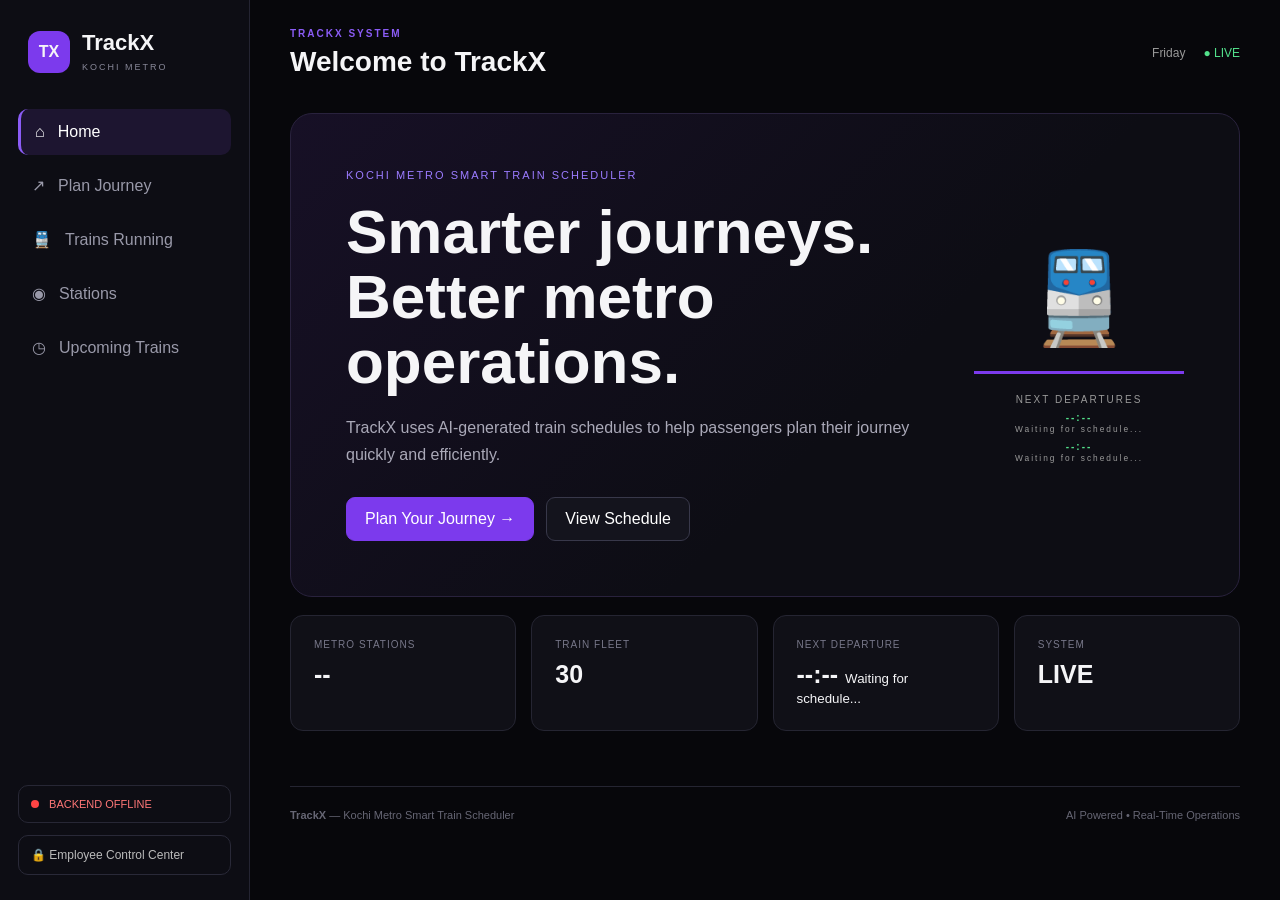
<file: docs/index.html>
<!DOCTYPE html>

<html lang="en">

<head>

    <meta charset="UTF-8">

    <meta name="viewport"
          content="width=device-width, initial-scale=1.0">

    <title>
        TrackX — Kochi Metro Smart Scheduler
    </title>

    <link rel="stylesheet"
          href="style.css">

</head>


<body>


<div class="app">


    <!-- =====================================================
         SIDEBAR
    ====================================================== -->

    <aside class="sidebar">


        <div class="logo">

            <div class="logo-mark">
                TX
            </div>


            <div>

                <h2>
                    TrackX
                </h2>

                <span>
                    KOCHI METRO
                </span>

            </div>

        </div>



        <nav>


            <button class="nav-item active"
                    onclick="showSection('home')">

                <span>
                    ⌂
                </span>

                Home

            </button>



            <button class="nav-item"
                    onclick="showSection('journey')">

                <span>
                    ↗
                </span>

                Plan Journey

            </button>



            <button class="nav-item"
                    onclick="showSection('running')">

                <span>
                    🚆
                </span>

                Trains Running

            </button>



            <button class="nav-item"
                    onclick="showSection('stations')">

                <span>
                    ◉
                </span>

                Stations

            </button>



            <button class="nav-item"
                    onclick="showSection('upcoming')">

                <span>
                    ◷
                </span>

                Upcoming Trains

            </button>


        </nav>



        <div class="sidebar-bottom">


            <div id="backendStatus"
                 class="backend-status checking">

                <span class="status-dot"></span>

                Checking backend...

            </div>



            <a href="employee/index.html"
               class="employee-link">

                🔒 Employee Control Center

            </a>


        </div>


    </aside>



    <!-- =====================================================
         MAIN
    ====================================================== -->

    <main class="main">


        <!-- =================================================
             TOPBAR
        ================================================== -->

        <header class="topbar">


            <div>

                <div class="small-label">
                    TRACKX SYSTEM
                </div>


                <h1 id="pageTitle">
                    Welcome to TrackX
                </h1>

            </div>



            <div class="top-info">

                <span id="currentDay">
                    Loading...
                </span>


                <span>
                    ● LIVE
                </span>

            </div>


        </header>



        <!-- =================================================
             HOME
        ================================================== -->

        <section id="home"
                 class="page-section active-section">


            <div class="hero">


                <div class="hero-content">


                    <div class="eyebrow">
                        KOCHI METRO SMART TRAIN SCHEDULER
                    </div>


                    <h2>

                        Smarter journeys.
                        <br>
                        Better metro operations.

                    </h2>


                    <p>

                        TrackX uses AI-generated train schedules
                        to help passengers plan their journey
                        quickly and efficiently.

                    </p>



                    <div class="hero-buttons">


                        <button onclick="showSection('journey')"
                                class="primary-btn">

                            Plan Your Journey →

                        </button>



                        <button onclick="showSection('upcoming')"
                                class="secondary-btn">

                            View Schedule

                        </button>


                    </div>


                </div>



                <div class="hero-train">


                    <div class="train-icon">
                        🚆
                    </div>


                    <div class="train-line"></div>



                    <!-- NEXT TWO DEPARTURES -->

                    <div class="hero-live">


                        <span>
                            NEXT DEPARTURES
                        </span>



                        <div class="hero-departure">


                            <strong id="heroDeparture1">
                                --:--
                            </strong>


                            <small id="heroRoute1">
                                Waiting for schedule...
                            </small>


                        </div>



                        <div class="hero-departure">


                            <strong id="heroDeparture2">
                                --:--
                            </strong>


                            <small id="heroRoute2">
                                Waiting for schedule...
                            </small>


                        </div>


                    </div>


                </div>


            </div>



            <!-- HOME STATS -->

            <div class="stats-grid">


                <div class="stat-card">


                    <span>
                        METRO STATIONS
                    </span>


                    <strong id="stationCount">
                        --
                    </strong>


                </div>



                <div class="stat-card">


                    <span>
                        TRAIN FLEET
                    </span>


                    <strong id="fleetCount">
                        30
                    </strong>


                </div>



                <div class="stat-card">


                    <span>
                        NEXT DEPARTURE
                    </span>


                    <strong id="nextDeparture">
                        --:--
                    </strong>


                    <small id="nextDepartureRoute">
                        Waiting for schedule...
                    </small>


                </div>



                <div class="stat-card">


                    <span>
                        SYSTEM
                    </span>


                    <strong>
                        LIVE
                    </strong>


                </div>


            </div>


        </section>



        <!-- =================================================
             JOURNEY
        ================================================== -->

        <section id="journey"
                 class="page-section">


            <div class="section-heading">


                <div>


                    <div class="small-label">
                        PASSENGER SERVICE
                    </div>


                    <h2>
                        Plan Your Journey
                    </h2>


                </div>


            </div>



            <div class="journey-card">


                <div class="field">


                    <label>
                        FROM
                    </label>


                    <select id="fromStation">

                        <option value="">
                            Loading stations...
                        </option>

                    </select>


                </div>



                <button class="swap-btn"
                        onclick="swapStations()">

                    ⇅

                </button>



                <div class="field">


                    <label>
                        TO
                    </label>


                    <select id="toStation">

                        <option value="">
                            Loading stations...
                        </option>

                    </select>


                </div>



                <div class="field">


                    <label>
                        DAY
                    </label>


                    <select id="journeyDay">

                        <option>
                            Monday
                        </option>

                        <option>
                            Tuesday
                        </option>

                        <option>
                            Wednesday
                        </option>

                        <option>
                            Thursday
                        </option>

                        <option>
                            Friday
                        </option>

                        <option>
                            Saturday
                        </option>

                        <option>
                            Sunday
                        </option>

                    </select>


                </div>



                <div class="field">


                    <label>
                        TIME
                    </label>


                    <input type="time"
                           id="journeyTime"
                           value="06:00">


                </div>



                <button class="primary-btn search-btn"
                        onclick="findTrains()">

                    Find Trains →

                </button>


            </div>



            <div id="journeyMessage"
                 class="message">
            </div>



            <div id="trainResults"
                 class="results">
            </div>


        </section>



        <!-- =================================================
             TRAINS RUNNING
        ================================================== -->

        <section id="running"
                 class="page-section">


            <div class="section-heading">


                <div>


                    <div class="small-label">
                        LIVE OPERATIONS
                    </div>


                    <h2>
                        Trains Running
                    </h2>


                </div>



                <button class="secondary-btn"
                        onclick="loadRunningTrains()">

                    ↻ Refresh

                </button>


            </div>



            <!-- DIRECTION SELECTOR -->

            <div class="direction-selector">


                <button id="outboundRunningBtn"
                        class="direction-btn active"
                        onclick="setRunningDirection('ALUVA_TO_TRIPUNITHURA')">

                    Aluva → Tripunithura

                </button>



                <button id="returnRunningBtn"
                        class="direction-btn"
                        onclick="setRunningDirection('TRIPUNITHURA_TO_ALUVA')">

                    Tripunithura → Aluva

                </button>


            </div>



            <!-- RUNNING TRAIN COUNT -->

            <div class="count-banner">


                <span>
                    Currently scheduled
                </span>


                <strong id="runningCount">
                    --
                </strong>


            </div>



            <!-- RUNNING TRAIN GRID -->

            <div id="runningGrid"
                 class="train-grid">


                <div class="loading">
                    Loading running trains...
                </div>


            </div>


        </section>



        <!-- =================================================
             STATIONS
        ================================================== -->

        <section id="stations"
                 class="page-section">


            <div class="section-heading">


                <div>


                    <div class="small-label">
                        KOCHI METRO NETWORK
                    </div>


                    <h2>
                        Metro Stations
                    </h2>


                </div>


            </div>



            <div id="stationGrid"
                 class="station-grid">


                <div class="loading">
                    Loading stations...
                </div>


            </div>


        </section>



        <!-- =================================================
             UPCOMING
        ================================================== -->

        <section id="upcoming"
                 class="page-section">


            <div class="section-heading">


                <div>


                    <div class="small-label">
                        AI GENERATED TIMETABLE
                    </div>


                    <h2>
                        Upcoming Trains
                    </h2>


                </div>



                <div class="day-selector">


                    <select id="scheduleDay"
                            onchange="loadUpcomingTrains()">


                        <option>
                            Monday
                        </option>


                        <option>
                            Tuesday
                        </option>


                        <option>
                            Wednesday
                        </option>


                        <option>
                            Thursday
                        </option>


                        <option>
                            Friday
                        </option>


                        <option>
                            Saturday
                        </option>


                        <option>
                            Sunday
                        </option>


                    </select>


                </div>


            </div>



            <div id="upcomingList"
                 class="schedule-list">


                <div class="loading">
                    Loading schedule...
                </div>


            </div>


        </section>



        <!-- =================================================
             FOOTER
        ================================================== -->

        <footer>


            <div>


                <strong>
                    TrackX
                </strong>


                — Kochi Metro Smart Train Scheduler


            </div>



            <div>

                AI Powered • Real-Time Operations

            </div>


        </footer>


    </main>


</div>



<script src="script.js"></script>


</body>

</html>
</file>
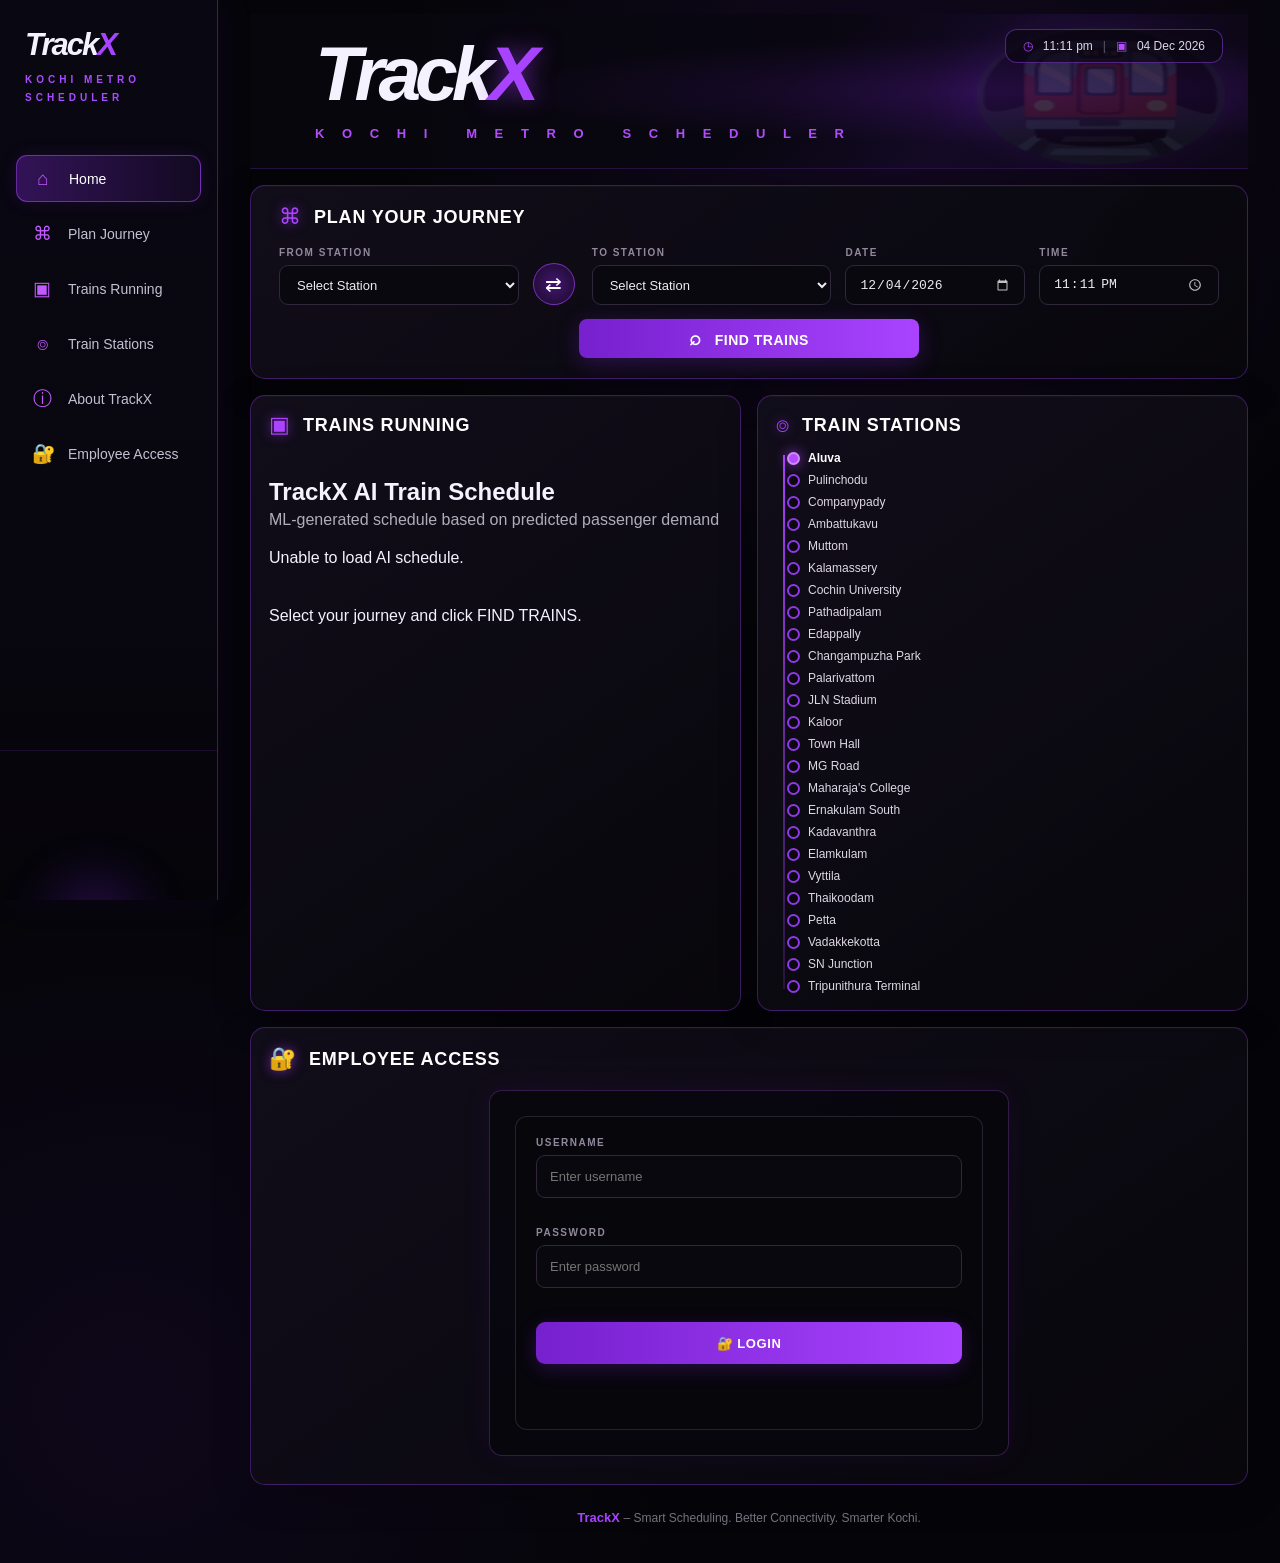
<file: frontend/index.html>
<!DOCTYPE html>
<html lang="en">

<head>
    <meta charset="UTF-8">
    <meta name="viewport" content="width=device-width, initial-scale=1.0">

    <title>TrackX — Kochi Metro Scheduler</title>

    <link rel="stylesheet" href="style.css">
</head>

<body>

    <!-- ================= SIDEBAR ================= -->

    <aside class="sidebar">

        <div class="logo-area">

            <div class="small-logo">
                Track<span>X</span>
            </div>

            <div class="logo-subtitle">
                KOCHI METRO<br>
                SCHEDULER
            </div>

        </div>


        <nav class="navigation">

            <a href="#home" class="nav-item active">
                <span class="nav-icon">⌂</span>
                <span>Home</span>
            </a>

            <a href="#journey" class="nav-item">
                <span class="nav-icon">⌘</span>
                <span>Plan Journey</span>
            </a>

            <a href="#trains" class="nav-item">
                <span class="nav-icon">▣</span>
                <span>Trains Running</span>
            </a>

            <a href="#stations" class="nav-item">
                <span class="nav-icon">⌾</span>
                <span>Train Stations</span>
            </a>

            <a href="#about" class="nav-item">
                <span class="nav-icon">ⓘ</span>
                <span>About TrackX</span>
            </a>

            <a href="#employee" class="nav-item">
                <span class="nav-icon">🔐</span>
                <span>Employee Access</span>
            </a>

        </nav>


        <div class="sidebar-bottom">
            <div class="bridge-glow"></div>
        </div>

    </aside>



    <!-- ================= MAIN CONTENT ================= -->

    <main class="main-content">


        <!-- ================= HERO ================= -->

        <section class="hero" id="home">

            <div class="hero-content">

                <div class="main-logo">
                    Track<span>X</span>
                </div>

                <div class="hero-subtitle">
                    K O C H I &nbsp; M E T R O &nbsp; S C H E D U L E R
                </div>

            </div>


            <div class="metro-background">
                🚇
            </div>


            <div class="date-time">

                <span>◷</span>

                <span id="currentTime">
                    10:24 AM
                </span>

                <span class="separator">
                    |
                </span>

                <span>▣</span>

                <span id="currentDate">
                    17 Aug 2026
                </span>

            </div>

        </section>



        <!-- ================= PLAN JOURNEY ================= -->

        <section class="journey-card" id="journey">

            <div class="section-title">

                <span class="title-icon">
                    ⌘
                </span>

                <h2>
                    PLAN YOUR JOURNEY
                </h2>

            </div>


            <div class="journey-form">


                <!-- FROM -->

                <div class="form-group">

                    <label for="fromStation">
                        FROM STATION
                    </label>

                    <select id="fromStation">

                        <option value="">
                            Select Station
                        </option>

                    </select>

                </div>



                <!-- SWAP -->

                <button
                    id="swapButton"
                    class="swap-button"
                    type="button"
                >
                    ⇄
                </button>



                <!-- TO -->

                <div class="form-group">

                    <label for="toStation">
                        TO STATION
                    </label>

                    <select id="toStation">

                        <option value="">
                            Select Station
                        </option>

                    </select>

                </div>



                <!-- DATE -->

                <div class="form-group">

                    <label for="journeyDate">
                        DATE
                    </label>

                    <input
                        type="date"
                        id="journeyDate"
                    >

                </div>



                <!-- TIME -->

                <div class="form-group">

                    <label for="journeyTime">
                        TIME
                    </label>

                    <input
                        type="time"
                        id="journeyTime"
                    >

                </div>

            </div>



            <button
                id="findTrainsButton"
                class="find-trains-button"
                type="button"
            >

                <span>
                    ⌕
                </span>

                FIND TRAINS

            </button>

        </section>



        <!-- ================= TWO COLUMN AREA ================= -->

        <div class="two-column">



            <!-- ================= TRAINS RUNNING ================= -->

            <section
                class="dashboard-card"
                id="trains"
            >

                <div class="card-title">

                    <span class="title-icon">
                        ▣
                    </span>

                    <h2>
                        TRAINS RUNNING
                    </h2>

                </div>



                <!-- IMPORTANT:
                     JavaScript will put search results here -->

                <div id="trainList">
<!-- =========================================
     ML GENERATED TRAIN SCHEDULE
========================================= -->

<section id="mlScheduleSection">

    <div class="section-header">
        <h2>TrackX AI Train Schedule</h2>
        <p>ML-generated schedule based on predicted passenger demand</p>
    </div>

    <div id="scheduleList">

        <p class="no-trains">
            Loading AI schedule...
        </p>

    </div>

</section>
                    <p class="no-trains">
                        Select your journey and click
                        FIND TRAINS.
                    </p>

                </div>


            </section>



            <!-- ================= TRAIN STATIONS ================= -->

            <section
                class="dashboard-card"
                id="stations"
            >

                <div class="card-title">

                    <span class="title-icon">
                        ⌾
                    </span>

                    <h2>
                        TRAIN STATIONS
                    </h2>

                </div>



                <div class="station-list">


                    <div class="station active-station">
                        <span class="station-dot"></span>
                        Aluva
                    </div>


                    <div class="station">
                        <span class="station-dot"></span>
                        Pulinchodu
                    </div>


                    <div class="station">
                        <span class="station-dot"></span>
                        Companypady
                    </div>


                    <div class="station">
                        <span class="station-dot"></span>
                        Ambattukavu
                    </div>


                    <div class="station">
                        <span class="station-dot"></span>
                        Muttom
                    </div>


                    <div class="station">
                        <span class="station-dot"></span>
                        Kalamassery
                    </div>


                    <div class="station">
                        <span class="station-dot"></span>
                        Cochin University
                    </div>


                    <div class="station">
                        <span class="station-dot"></span>
                        Pathadipalam
                    </div>


                    <div class="station">
                        <span class="station-dot"></span>
                        Edappally
                    </div>


                    <div class="station">
                        <span class="station-dot"></span>
                        Changampuzha Park
                    </div>


                    <div class="station">
                        <span class="station-dot"></span>
                        Palarivattom
                    </div>


                    <div class="station">
                        <span class="station-dot"></span>
                        JLN Stadium
                    </div>


                    <div class="station">
                        <span class="station-dot"></span>
                        Kaloor
                    </div>


                    <div class="station">
                        <span class="station-dot"></span>
                        Town Hall
                    </div>


                    <div class="station">
                        <span class="station-dot"></span>
                        MG Road
                    </div>


                    <div class="station">
                        <span class="station-dot"></span>
                        Maharaja's College
                    </div>


                    <div class="station">
                        <span class="station-dot"></span>
                        Ernakulam South
                    </div>


                    <div class="station">
                        <span class="station-dot"></span>
                        Kadavanthra
                    </div>


                    <div class="station">
                        <span class="station-dot"></span>
                        Elamkulam
                    </div>


                    <div class="station">
                        <span class="station-dot"></span>
                        Vyttila
                    </div>


                    <div class="station">
                        <span class="station-dot"></span>
                        Thaikoodam
                    </div>


                    <div class="station">
                        <span class="station-dot"></span>
                        Petta
                    </div>


                    <div class="station">
                        <span class="station-dot"></span>
                        Vadakkekotta
                    </div>


                    <div class="station">
                        <span class="station-dot"></span>
                        SN Junction
                    </div>


                    <div class="station">
                        <span class="station-dot"></span>
                        Tripunithura Terminal
                    </div>

                </div>


            </section>

        </div>



        <!-- ================= EMPLOYEE ACCESS ================= -->

        <section
            class="employee-section"
            id="employee"
        >


            <div class="card-title">

                <span class="title-icon">
                    🔐
                </span>

                <h2>
                    EMPLOYEE ACCESS
                </h2>

            </div>



            <!-- ================= LOGIN ================= -->

            <div
                id="employeeLogin"
                class="employee-login"
            >

                <div class="employee-form">


                    <div class="form-group">

                        <label for="employeeUsername">
                            USERNAME
                        </label>

                        <input
                            type="text"
                            id="employeeUsername"
                            placeholder="Enter username"
                        >

                    </div>



                    <div class="form-group">

                        <label for="employeePassword">
                            PASSWORD
                        </label>

                        <input
                            type="password"
                            id="employeePassword"
                            placeholder="Enter password"
                        >

                    </div>



                    <button
                        id="employeeLoginButton"
                        class="employee-button"
                        type="button"
                    >
                        🔐 LOGIN
                    </button>



                    <p
                        id="loginMessage"
                        class="login-message"
                    ></p>

                </div>

            </div>



            <!-- ================= EMPLOYEE DASHBOARD ================= -->

            <div
                id="employeeDashboard"
                class="employee-dashboard"
                style="display: none;"
            >


                <div class="employee-dashboard-header">

                    <div>

                        <h3>
                            EMPLOYEE CONTROL PANEL
                        </h3>

                        <p>
                            Manage live train availability
                        </p>

                    </div>


                    <button
                        id="employeeLogoutButton"
                        class="logout-button"
                        type="button"
                    >
                        LOGOUT
                    </button>

                </div>



                <!-- ================= EMPLOYEE TRAIN STATUS ================= -->

                <div class="employee-card">

                    <div class="employee-card-title">

                        <span>
                            🚆
                        </span>

                        <h3>
                            TRAIN STATUS
                        </h3>

                    </div>


                   <!-- ================= TRAIN AVAILABILITY ================= -->

<div class="employee-train-columns">

    <!-- AVAILABLE TRAINS -->

    <div class="train-status-column available-column">

        <div class="train-column-title">

            <span>🟢</span>

            <h4>
                AVAILABLE TRAINS
            </h4>

        </div>

        <div id="availableTrainList">

            <p class="empty-train-message">
                Loading available trains...
            </p>

        </div>

    </div>


    <!-- UNAVAILABLE TRAINS -->

    <div class="train-status-column unavailable-column">

        <div class="train-column-title">

            <span>🔴</span>

            <h4>
                UNAVAILABLE TRAINS
            </h4>

        </div>

        <div id="unavailableTrainList">

            <p class="empty-train-message">
                Loading unavailable trains...
            </p>

        </div>

    </div>

</div>



                <!-- ================= DEMAND PREDICTION ================= -->

                <div class="employee-card">

                    <div class="employee-card-title">

                        <span>
                            🤖
                        </span>

                        <h3>
                            PASSENGER DEMAND PREDICTION
                        </h3>

                    </div>



                    <div class="prediction-form">


                        <div class="form-group">

                            <label for="predictionDay">
                                DAY
                            </label>

                            <select id="predictionDay">

                                <option>
                                    Monday
                                </option>

                                <option>
                                    Tuesday
                                </option>

                                <option>
                                    Wednesday
                                </option>

                                <option>
                                    Thursday
                                </option>

                                <option>
                                    Friday
                                </option>

                                <option>
                                    Saturday
                                </option>

                                <option>
                                    Sunday
                                </option>

                            </select>

                        </div>



                        <div class="form-group">

                            <label for="predictionTime">
                                TIME
                            </label>

                            <input
                                type="time"
                                id="predictionTime"
                            >

                        </div>



                        <div class="form-group">

                            <label for="predictionFrom">
                                FROM
                            </label>

                            <select id="predictionFrom">

                                <option value="">
                                    Select Station
                                </option>

                            </select>

                        </div>



                        <div class="form-group">

                            <label for="predictionTo">
                                TO
                            </label>

                            <select id="predictionTo">

                                <option value="">
                                    Select Station
                                </option>

                            </select>

                        </div>

                    </div>



                    <button
                        id="predictDemandButton"
                        class="employee-button"
                        type="button"
                    >
                        🤖 PREDICT DEMAND
                    </button>



                    <div
                        id="predictionResult"
                        class="prediction-result"
                    >

                        <div>

                            <span>
                                Predicted passengers
                            </span>

                            <strong id="predictedPassengers">
                                —
                            </strong>

                        </div>


                        <div>

                            <span>
                                Recommended trains
                            </span>

                            <strong id="recommendedTrains">
                                —
                            </strong>

                        </div>

                    </div>

                </div>

            </div>

        </section>



        <!-- ================= ABOUT ================= -->

        <footer id="about">

            <strong>
                TrackX
            </strong>

            <span>
                – Smart Scheduling. Better Connectivity. Smarter Kochi.
            </span>

        </footer>

    </main>



    <script src="script.js"></script>

</body>

</html>
</file>
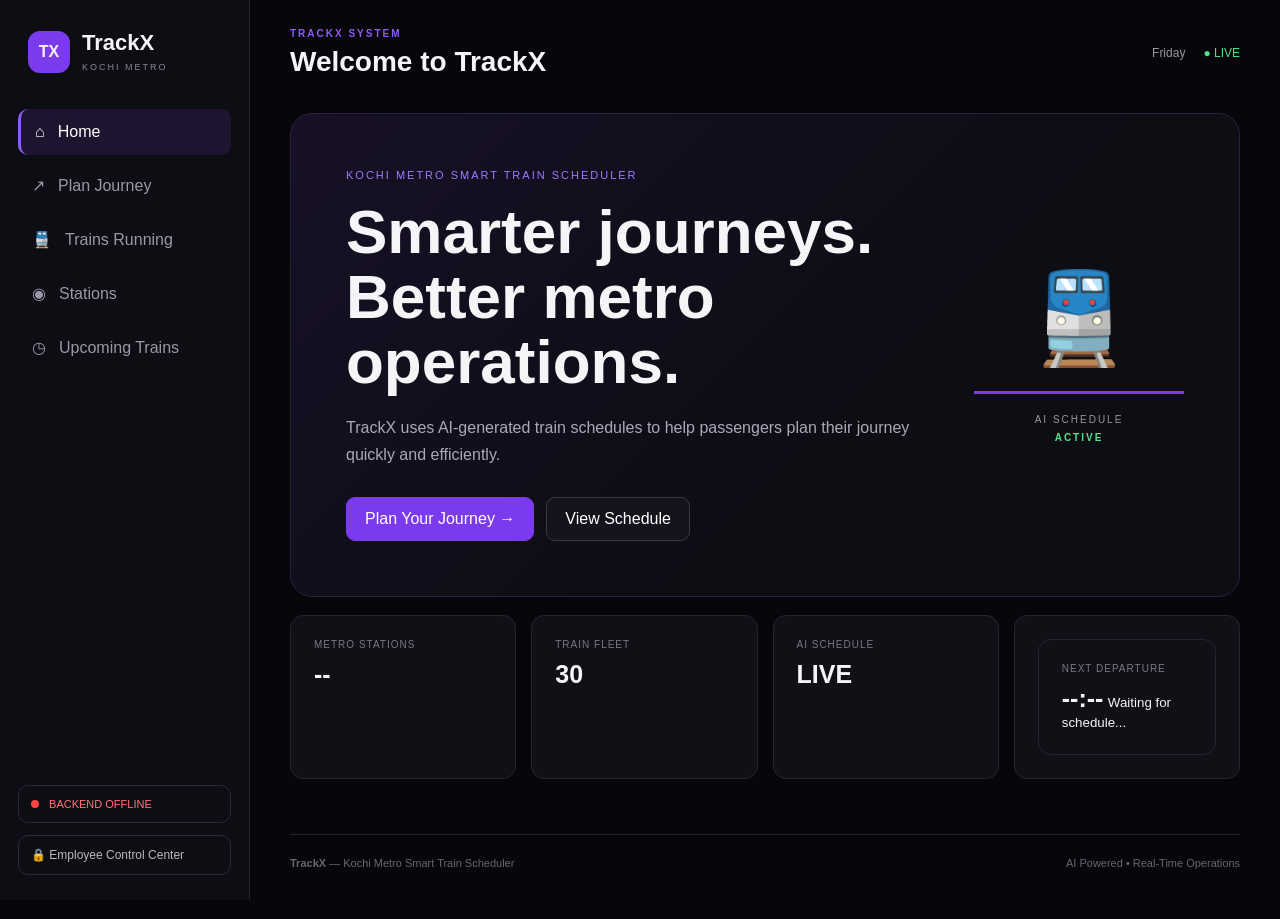
<file: website/index.html>
<!DOCTYPE html>
<html lang="en">

<head>
    <meta charset="UTF-8">
    <meta name="viewport" content="width=device-width, initial-scale=1.0">

    <title>TrackX — Kochi Metro Smart Scheduler</title>

    <link rel="stylesheet" href="style.css">
</head>

<body>

    <div class="app">

        <!-- SIDEBAR -->
        <aside class="sidebar">

            <div class="logo">
                <div class="logo-mark">TX</div>

                <div>
                    <h2>TrackX</h2>
                    <span>KOCHI METRO</span>
                </div>
            </div>

            <nav>

                <button class="nav-item active"
                        onclick="showSection('home')">
                    <span>⌂</span>
                    Home
                </button>

                <button class="nav-item"
                        onclick="showSection('journey')">
                    <span>↗</span>
                    Plan Journey
                </button>

                <button class="nav-item"
                        onclick="showSection('running')">
                    <span>🚆</span>
                    Trains Running
                </button>

                <button class="nav-item"
                        onclick="showSection('stations')">
                    <span>◉</span>
                    Stations
                </button>

                <button class="nav-item"
                        onclick="showSection('upcoming')">
                    <span>◷</span>
                    Upcoming Trains
                </button>

            </nav>

            <div class="sidebar-bottom">

                <div id="backendStatus"
                     class="backend-status checking">
                    <span class="status-dot"></span>
                    Checking backend...
                </div>

                <a href="employee/index.html"
                   class="employee-link">
                    🔒 Employee Control Center
                </a>

            </div>

        </aside>


        <!-- MAIN -->
        <main class="main">

            <header class="topbar">

                <div>
                    <div class="small-label">TRACKX SYSTEM</div>
                    <h1 id="pageTitle">Welcome to TrackX</h1>
                </div>

                <div class="top-info">
                    <span id="currentDay">Loading...</span>
                    <span>● LIVE</span>
                </div>

            </header>


            <!-- HOME -->
            <section id="home"
                     class="page-section active-section">

                <div class="hero">

                    <div class="hero-content">

                        <div class="eyebrow">
                            KOCHI METRO SMART TRAIN SCHEDULER
                        </div>

                        <h2>
                            Smarter journeys.
                            <br>
                            Better metro operations.
                        </h2>

                        <p>
                            TrackX uses AI-generated train schedules
                            to help passengers plan their journey
                            quickly and efficiently.
                        </p>

                        <div class="hero-buttons">

                            <button onclick="showSection('journey')"
                                    class="primary-btn">
                                Plan Your Journey →
                            </button>

                            <button onclick="showSection('upcoming')"
                                    class="secondary-btn">
                                View Schedule
                            </button>

                        </div>

                    </div>

                    <div class="hero-train">
                        <div class="train-icon">🚆</div>
                        <div class="train-line"></div>
                        <div class="hero-live">
                            AI SCHEDULE
                            <strong>ACTIVE</strong>
                        </div>
                    </div>

                </div>


                <div class="stats-grid">

                    <div class="stat-card">
                        <span>METRO STATIONS</span>
                        <strong id="stationCount">--</strong>
                    </div>

                    <div class="stat-card">
                        <span>TRAIN FLEET</span>
                        <strong id="fleetCount">30</strong>
                    </div>

                    <div class="stat-card">
                        <span>AI SCHEDULE</span>
                        <strong>LIVE</strong>
                    </div>

                   <div class="stat-card">
   <div class="stat-card">
    <span>NEXT DEPARTURE</span>

    <strong id="nextDeparture">--:--</strong>

    <small id="nextDepartureRoute">
        Waiting for schedule...
    </small>
</div>
         </div>

            </section>


            <!-- JOURNEY -->
            <section id="journey"
                     class="page-section">

                <div class="section-heading">
                    <div>
                        <div class="small-label">PASSENGER SERVICE</div>
                        <h2>Plan Your Journey</h2>
                    </div>
                </div>

                <div class="journey-card">

                    <div class="field">

                        <label>FROM</label>

                        <select id="fromStation">
                            <option>
                                Loading stations...
                            </option>
                        </select>

                    </div>

                    <button class="swap-btn"
                            onclick="swapStations()">
                        ⇅
                    </button>

                    <div class="field">

                        <label>TO</label>

                        <select id="toStation">
                            <option>
                                Loading stations...
                            </option>
                        </select>

                    </div>

                    <div class="field">

                        <label>DAY</label>

                        <select id="journeyDay">
                            <option>Monday</option>
                            <option>Tuesday</option>
                            <option>Wednesday</option>
                            <option>Thursday</option>
                            <option>Friday</option>
                            <option>Saturday</option>
                            <option>Sunday</option>
                        </select>

                    </div>

                    <div class="field">

                        <label>TIME</label>

                        <input type="time"
                               id="journeyTime"
                               value="06:00">

                    </div>

                    <button class="primary-btn search-btn"
                            onclick="findTrains()">
                        Find Trains →
                    </button>

                </div>

                <div id="journeyMessage"
                     class="message">
                </div>

                <div id="trainResults"
                     class="results">
                </div>

            </section>


            <!-- RUNNING -->
            <section id="running"
                     class="page-section">

                <div class="section-heading">

                    <div>
                        <div class="small-label">LIVE OPERATIONS</div>
                        <h2>Trains Running</h2>
                    </div>

                    <button class="secondary-btn"
                            onclick="loadRunningTrains()">
                        ↻ Refresh
                    </button>

                </div>

                <div class="count-banner">
                    <span>Currently scheduled</span>
                    <strong id="runningCount">--</strong>
                </div>

                <div id="runningGrid"
                     class="train-grid">
                </div>

            </section>


            <!-- STATIONS -->
            <section id="stations"
                     class="page-section">

                <div class="section-heading">

                    <div>
                        <div class="small-label">KOCHI METRO NETWORK</div>
                        <h2>Metro Stations</h2>
                    </div>

                    <button class="secondary-btn"
                            onclick="loadStations()">
                        ↻ Refresh
                    </button>

                </div>

                <div class="station-summary">
                    <strong id="stationCount">--</strong>
                    <span>Stations connected to TrackX</span>
                </div>

                <div id="stationGrid"
                     class="station-grid">
                </div>

            </section>


            <!-- UPCOMING -->
            <section id="upcoming"
                     class="page-section">

                <div class="section-heading">

                    <div>
                        <div class="small-label">AI GENERATED TIMETABLE</div>
                        <h2>Upcoming Trains</h2>
                    </div>

                    <div class="day-selector">

                        <select id="scheduleDay"
                                onchange="loadUpcomingTrains()">

                            <option>Monday</option>
                            <option>Tuesday</option>
                            <option>Wednesday</option>
                            <option>Thursday</option>
                            <option>Friday</option>
                            <option>Saturday</option>
                            <option>Sunday</option>

                        </select>

                    </div>

                </div>

                <div id="upcomingList"
                     class="schedule-list">

                    <div class="loading">
                        Loading schedule...
                    </div>

                </div>

            </section>


            <footer>

                <div>
                    <strong>TrackX</strong>
                    — Kochi Metro Smart Train Scheduler
                </div>

                <div>
                    AI Powered • Real-Time Operations
                </div>

            </footer>

        </main>

    </div>

    <script src="script.js"></script>

</body>
</html>
</file>
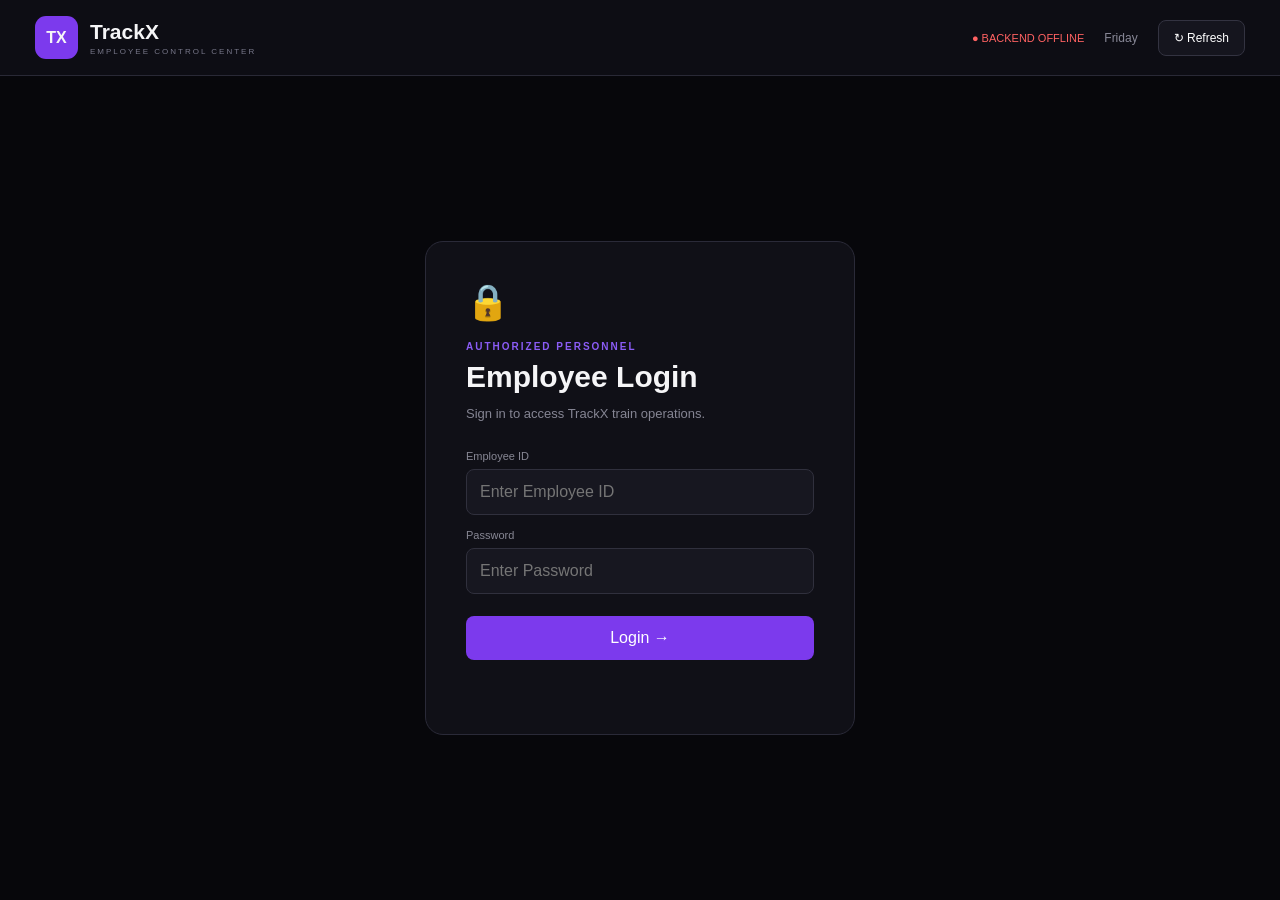
<file: docs/employee/index.html>
<!DOCTYPE html>
<html lang="en">

<head>

    <meta charset="UTF-8">

    <meta name="viewport"
          content="width=device-width, initial-scale=1.0">

    <title>
        TrackX — Employee Control Center
    </title>

    <link rel="stylesheet"
          href="style.css">

</head>

<body>

<div class="employee-app">

    <!-- HEADER -->

    <header class="employee-header">

        <div class="brand">

            <div class="logo">
                TX
            </div>

            <div>
                <h1>TrackX</h1>
                <span>EMPLOYEE CONTROL CENTER</span>
            </div>

        </div>

        <div class="header-right">

            <div id="backendStatus"
                 class="backend-status checking">
                ● Checking backend...
            </div>

            <div id="currentDay">
                --
            </div>

            <button onclick="refreshAll()"
                    class="refresh-btn">
                ↻ Refresh
            </button>

        </div>

    </header>


    <!-- LOGIN -->

    <section id="loginSection"
             class="login-section">

        <div class="login-card">

            <div class="login-icon">
                🔒
            </div>

            <div class="small-label">
                AUTHORIZED PERSONNEL
            </div>

            <h2>
                Employee Login
            </h2>

            <p>
                Sign in to access TrackX train operations.
            </p>

            <label>
                Employee ID
            </label>

            <input id="employeeId"
                   type="text"
                   placeholder="Enter Employee ID">

            <label>
                Password
            </label>

            <input id="employeePassword"
                   type="password"
                   placeholder="Enter Password">

            <button onclick="loginEmployee()"
                    class="login-btn">
                Login →
            </button>

            <div id="loginMessage"
                 class="login-message">
            </div>

        </div>

    </section>


    <!-- DASHBOARD -->

    <main id="dashboard"
          class="dashboard hidden">


        <!-- TITLE -->

        <div class="page-title">

            <div>

                <div class="small-label">
                    KOCHI METRO SMART OPERATIONS
                </div>

                <h2>
                    Train Control Center
                </h2>

                <p>
                    Manage live train availability and
                    monitor AI-generated schedules.
                </p>

            </div>

            <button onclick="logout()"
                    class="logout-btn">
                Logout
            </button>

        </div>


        <!-- FLEET SUMMARY -->

        <section class="fleet-summary">

            <div class="summary-card">
                <span>TOTAL</span>
                <strong id="totalTrains">--</strong>
            </div>

            <div class="summary-card available">
                <span>AVAILABLE</span>
                <strong id="availableCount">--</strong>
            </div>

            <div class="summary-card unavailable">
                <span>UNAVAILABLE</span>
                <strong id="unavailableCount">--</strong>
            </div>

            <div class="summary-card backup">
                <span>BACKUP</span>
                <strong id="backupCount">--</strong>
            </div>

        </section>


        <!-- ====================================================
             OPERATIONAL ANALYTICS
             ==================================================== -->

        <section class="control-section">

            <div class="section-header">

                <div>

                    <div class="small-label">
                        LIVE OPERATIONS
                    </div>

                    <h2>
                        Operational Analytics
                    </h2>

                    <p>
                        Real-time overview of today's train operations.
                    </p>

                </div>

                <button onclick="loadOperationalAnalytics()"
                        class="refresh-btn">

                    ↻ Refresh Analytics

                </button>

            </div>


            <div class="fleet-summary operational-summary">

                <!-- TOTAL DEPARTURES -->

                <div class="summary-card">

                    <span>
                        TOTAL SCHEDULED DEPARTURES
                    </span>

                    <strong id="totalScheduledDepartures">
                        --
                    </strong>

                </div>


                <!-- COMPLETED -->

                <div class="summary-card available">

                    <span>
                        COMPLETED DEPARTURES
                    </span>

                    <strong id="completedDepartures">
                        --
                    </strong>

                </div>


                <!-- UPCOMING -->

                <div class="summary-card">

                    <span>
                        UPCOMING DEPARTURES
                    </span>

                    <strong id="upcomingDepartures">
                        --
                    </strong>

                </div>


                <!-- RUNNING FLEET -->

                <div class="summary-card available">

                    <span>
                        RUNNING FLEET
                    </span>

                    <strong id="runningFleetAnalytics">
                        --
                    </strong>

                </div>


                <!-- BACKUP FLEET -->

                <div class="summary-card backup">

                    <span>
                        BACKUP FLEET
                    </span>

                    <strong id="backupFleetAnalytics">
                        --
                    </strong>

                </div>

            </div>

        </section>


        <!-- TRAIN MANAGEMENT -->

        <section class="control-section">

            <div class="section-header">

                <div>

                    <div class="small-label">
                        FLEET MANAGEMENT
                    </div>

                    <h2>
                        Train Availability
                    </h2>

                    <p>
                        Move trains between available
                        and unavailable status.
                    </p>

                </div>

                <button onclick="loadFleet()"
                        class="refresh-btn">

                    ↻ Refresh Fleet

                </button>

            </div>


            <div class="train-columns">


                <!-- AVAILABLE -->

                <div class="train-column available-column">

                    <div class="column-header">

                        <div>

                            <h3>
                                ✓ Available Trains
                            </h3>

                            <span>
                                Ready for operation
                            </span>

                        </div>

                        <strong id="availableColumnCount">
                            0
                        </strong>

                    </div>

                    <div id="availableTrains"
                         class="train-list">

                    </div>

                </div>


                <!-- UNAVAILABLE -->

                <div class="train-column unavailable-column">

                    <div class="column-header">

                        <div>

                            <h3>
                                ! Unavailable Trains
                            </h3>

                            <span>
                                Not available for operation
                            </span>

                        </div>

                        <strong id="unavailableColumnCount">
                            0
                        </strong>

                    </div>

                    <div id="unavailableTrains"
                         class="train-list">

                    </div>

                </div>

            </div>

        </section>


        <!-- BACKUP -->

        <section class="control-section">

            <div class="section-header">

                <div>

                    <div class="small-label">
                        RESERVE FLEET
                    </div>

                    <h2>
                        Backup Trains
                    </h2>

                </div>

            </div>

            <div id="backupTrains"
                 class="backup-grid">

            </div>

        </section>


        <!-- STATIONS -->

        <section class="control-section">

            <div class="section-header">

                <div>

                    <div class="small-label">
                        METRO NETWORK
                    </div>

                    <h2>
                        Stations
                    </h2>

                </div>

                <button onclick="loadStations()"
                        class="refresh-btn">

                    ↻ Refresh

                </button>

            </div>

            <div id="stations"
                 class="stations-grid">

            </div>

        </section>


        <!-- AI SCHEDULE -->

        <section class="control-section">

            <div class="section-header">

                <div>

                    <div class="small-label">
                        AI OPERATIONS
                    </div>

                    <h2>
                        AI Train Schedule
                    </h2>

                </div>

                <select id="scheduleDay"
                        onchange="loadSchedule()">

                    <option>Monday</option>
                    <option>Tuesday</option>
                    <option>Wednesday</option>
                    <option>Thursday</option>
                    <option>Friday</option>
                    <option>Saturday</option>
                    <option>Sunday</option>

                </select>

            </div>

            <div id="schedule"
                 class="schedule">

            </div>

        </section>

    </main>

</div>


<script src="script.js"></script>

</body>

</html>
</file>
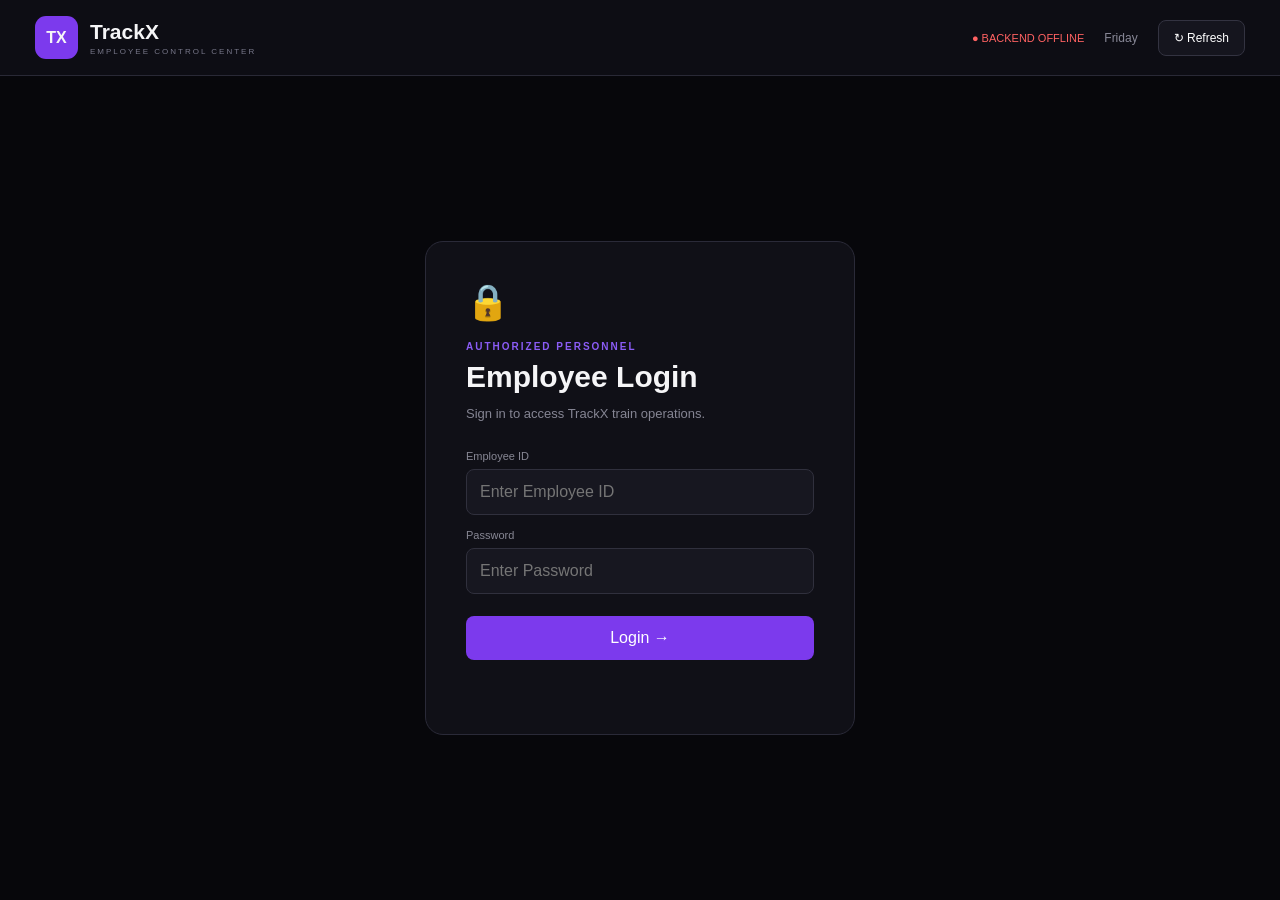
<file: website/employee/index.html>
<!DOCTYPE html>
<html lang="en">

<head>

    <meta charset="UTF-8">

    <meta name="viewport"
          content="width=device-width, initial-scale=1.0">

    <title>
        TrackX — Employee Control Center
    </title>

    <link rel="stylesheet"
          href="style.css">

</head>

<body>

<div class="employee-app">

    <!-- HEADER -->

    <header class="employee-header">

        <div class="brand">

            <div class="logo">
                TX
            </div>

            <div>
                <h1>TrackX</h1>
                <span>EMPLOYEE CONTROL CENTER</span>
            </div>

        </div>

        <div class="header-right">

            <div id="backendStatus"
                 class="backend-status checking">
                ● Checking backend...
            </div>

            <div id="currentDay">
                --
            </div>

            <button onclick="refreshAll()"
                    class="refresh-btn">
                ↻ Refresh
            </button>

        </div>

    </header>


    <!-- LOGIN -->

    <section id="loginSection"
             class="login-section">

        <div class="login-card">

            <div class="login-icon">
                🔒
            </div>

            <div class="small-label">
                AUTHORIZED PERSONNEL
            </div>

            <h2>
                Employee Login
            </h2>

            <p>
                Sign in to access TrackX train operations.
            </p>

            <label>
                Employee ID
            </label>

            <input id="employeeId"
                   type="text"
                   placeholder="Enter Employee ID">

            <label>
                Password
            </label>

            <input id="employeePassword"
                   type="password"
                   placeholder="Enter Password">

            <button onclick="loginEmployee()"
                    class="login-btn">
                Login →
            </button>

            <div id="loginMessage"
                 class="login-message">
            </div>

        </div>

    </section>


    <!-- DASHBOARD -->

    <main id="dashboard"
          class="dashboard hidden">


        <!-- TITLE -->

        <div class="page-title">

            <div>
                <div class="small-label">
                    KOCHI METRO SMART OPERATIONS
                </div>

                <h2>
                    Train Control Center
                </h2>

                <p>
                    Manage live train availability and
                    monitor AI-generated schedules.
                </p>
            </div>

            <button onclick="logout()"
                    class="logout-btn">
                Logout
            </button>

        </div>


        <!-- FLEET SUMMARY -->

        <section class="fleet-summary">

            <div class="summary-card">
                <span>TOTAL</span>
                <strong id="totalTrains">--</strong>
            </div>

            <div class="summary-card available">
                <span>AVAILABLE</span>
                <strong id="availableCount">--</strong>
            </div>

            <div class="summary-card unavailable">
                <span>UNAVAILABLE</span>
                <strong id="unavailableCount">--</strong>
            </div>

            <div class="summary-card backup">
                <span>BACKUP</span>
                <strong id="backupCount">--</strong>
            </div>

        </section>


        <!-- TRAIN MANAGEMENT -->

        <section class="control-section">

            <div class="section-header">

                <div>
                    <div class="small-label">
                        FLEET MANAGEMENT
                    </div>

                    <h2>
                        Train Availability
                    </h2>

                    <p>
                        Move trains between available
                        and unavailable status.
                    </p>
                </div>

                <button onclick="loadFleet()"
                        class="refresh-btn">
                    ↻ Refresh Fleet
                </button>

            </div>


            <div class="train-columns">


                <!-- AVAILABLE -->

                <div class="train-column available-column">

                    <div class="column-header">

                        <div>
                            <h3>
                                ✓ Available Trains
                            </h3>

                            <span>
                                Ready for operation
                            </span>
                        </div>

                        <strong id="availableColumnCount">
                            0
                        </strong>

                    </div>

                    <div id="availableTrains"
                         class="train-list">

                    </div>

                </div>


                <!-- UNAVAILABLE -->

                <div class="train-column unavailable-column">

                    <div class="column-header">

                        <div>
                            <h3>
                                ! Unavailable Trains
                            </h3>

                            <span>
                                Not available for operation
                            </span>
                        </div>

                        <strong id="unavailableColumnCount">
                            0
                        </strong>

                    </div>

                    <div id="unavailableTrains"
                         class="train-list">

                    </div>

                </div>

            </div>

        </section>


        <!-- BACKUP -->

        <section class="control-section">

            <div class="section-header">

                <div>
                    <div class="small-label">
                        RESERVE FLEET
                    </div>

                    <h2>
                        Backup Trains
                    </h2>
                </div>

            </div>

            <div id="backupTrains"
                 class="backup-grid">

            </div>

        </section>


        <!-- STATIONS -->

        <section class="control-section">

            <div class="section-header">

                <div>
                    <div class="small-label">
                        METRO NETWORK
                    </div>

                    <h2>
                        Stations
                    </h2>
                </div>

                <button onclick="loadStations()"
                        class="refresh-btn">
                    ↻ Refresh
                </button>

            </div>

            <div id="stations"
                 class="stations-grid">

            </div>

        </section>


        <!-- AI SCHEDULE -->

        <section class="control-section">

            <div class="section-header">

                <div>
                    <div class="small-label">
                        AI OPERATIONS
                    </div>

                    <h2>
                        AI Train Schedule
                    </h2>

                </div>

                <select id="scheduleDay"
                        onchange="loadSchedule()">

                    <option>Monday</option>
                    <option>Tuesday</option>
                    <option>Wednesday</option>
                    <option>Thursday</option>
                    <option>Friday</option>
                    <option>Saturday</option>
                    <option>Sunday</option>

                </select>

            </div>

            <div id="schedule"
                 class="schedule">

            </div>

        </section>

    </main>

</div>

<script src="script.js"></script>

</body>
</html>
</file>
<file: docs/style.css>
* {
    box-sizing: border-box;
    margin: 0;
    padding: 0;
}

body {
    font-family: Arial, Helvetica, sans-serif;
    background: #07070b;
    color: #f5f5f7;
}

button,
select,
input {
    font: inherit;
}

button {
    cursor: pointer;
}

.app {
    min-height: 100vh;
    display: flex;
}

/* SIDEBAR */

.sidebar {
    width: 250px;
    min-height: 100vh;
    background: #0d0d14;
    border-right: 1px solid #242432;
    padding: 25px 18px;
    display: flex;
    flex-direction: column;
    position: fixed;
    left: 0;
    top: 0;
    bottom: 0;
}

.logo {
    display: flex;
    align-items: center;
    gap: 12px;
    padding: 5px 10px 35px;
}

.logo-mark {
    width: 42px;
    height: 42px;
    border-radius: 12px;
    display: grid;
    place-items: center;
    background: #7c3aed;
    font-weight: 800;
}

.logo h2 {
    font-size: 22px;
}

.logo span {
    font-size: 9px;
    color: #888899;
    letter-spacing: 2px;
}

nav {
    display: flex;
    flex-direction: column;
    gap: 7px;
}

.nav-item {
    border: 0;
    background: transparent;
    color: #9999a9;
    padding: 14px;
    border-radius: 10px;
    text-align: left;
    display: flex;
    gap: 13px;
    align-items: center;
}

.nav-item:hover,
.nav-item.active {
    background: #1d1530;
    color: white;
}

.nav-item.active {
    border-left: 3px solid #8b5cf6;
}

.sidebar-bottom {
    margin-top: auto;
}

.backend-status {
    padding: 12px;
    border-radius: 10px;
    font-size: 11px;
    margin-bottom: 12px;
    border: 1px solid #272735;
}

.status-dot {
    display: inline-block;
    width: 8px;
    height: 8px;
    border-radius: 50%;
    margin-right: 7px;
    background: #777;
}

.backend-status.online {
    color: #7ff0aa;
}

.backend-status.online .status-dot {
    background: #32d583;
}

.backend-status.offline {
    color: #ff7777;
}

.backend-status.offline .status-dot {
    background: #ff4444;
}

.employee-link {
    display: block;
    text-decoration: none;
    color: #bbb;
    border: 1px solid #292938;
    padding: 12px;
    border-radius: 10px;
    font-size: 12px;
}

.employee-link:hover {
    color: white;
    border-color: #7c3aed;
}

/* MAIN */

.main {
    margin-left: 250px;
    width: calc(100% - 250px);
    padding: 28px 40px;
    min-height: 100vh;
}

.topbar {
    display: flex;
    justify-content: space-between;
    align-items: center;
    margin-bottom: 35px;
}

.small-label {
    color: #8b5cf6;
    font-size: 10px;
    font-weight: bold;
    letter-spacing: 2px;
    margin-bottom: 7px;
}

.topbar h1 {
    font-size: 28px;
}

.top-info {
    display: flex;
    gap: 18px;
    color: #999;
    font-size: 12px;
}

.top-info span:last-child {
    color: #52e08b;
}

/* SECTIONS */

.page-section {
    display: none;
}

.active-section {
    display: block;
}

/* HERO */

.hero {
    min-height: 400px;
    background: linear-gradient(
        135deg,
        #171026,
        #0d0d14 60%
    );
    border: 1px solid #29223d;
    border-radius: 22px;
    padding: 55px;
    display: flex;
    align-items: center;
    justify-content: space-between;
}

.eyebrow {
    color: #9b7bff;
    font-size: 11px;
    letter-spacing: 2px;
    margin-bottom: 18px;
}

.hero h2 {
    font-size: clamp(34px, 5vw, 62px);
    line-height: 1.05;
    margin-bottom: 20px;
}

.hero p {
    max-width: 600px;
    color: #aaa9b8;
    line-height: 1.7;
}

.hero-buttons {
    display: flex;
    gap: 12px;
    margin-top: 28px;
}

.primary-btn,
.secondary-btn {
    border-radius: 9px;
    padding: 12px 18px;
    border: 1px solid #38384a;
    color: white;
}

.primary-btn {
    background: #7c3aed;
    border-color: #7c3aed;
}

.primary-btn:hover {
    background: #8b5cf6;
}

.secondary-btn {
    background: #14141d;
}

.secondary-btn:hover {
    border-color: #7c3aed;
}

.hero-train {
    text-align: center;
    min-width: 210px;
}

.train-icon {
    font-size: 90px;
}

.train-line {
    height: 3px;
    background: #7c3aed;
    margin: 20px 0;
}

.hero-live {
    font-size: 10px;
    color: #999;
    letter-spacing: 2px;
}

.hero-live strong {
    display: block;
    color: #54e38c;
    margin-top: 7px;
}

/* STATS */

.stats-grid {
    display: grid;
    grid-template-columns: repeat(4, 1fr);
    gap: 15px;
    margin-top: 18px;
}

.stat-card {
    background: #101017;
    border: 1px solid #252532;
    padding: 23px;
    border-radius: 13px;
}

.stat-card span {
    display: block;
    color: #777789;
    font-size: 10px;
    letter-spacing: 1px;
    margin-bottom: 10px;
}

.stat-card strong {
    font-size: 25px;
}

/* HEADINGS */

.section-heading {
    display: flex;
    justify-content: space-between;
    align-items: center;
    margin-bottom: 22px;
}

.section-heading h2 {
    font-size: 32px;
}

/* JOURNEY */

.journey-card {
    background: #101017;
    border: 1px solid #282836;
    padding: 25px;
    border-radius: 15px;
    display: grid;
    grid-template-columns: 1fr 45px 1fr 150px 150px auto;
    gap: 12px;
    align-items: end;
}

.field label {
    display: block;
    color: #777789;
    font-size: 10px;
    margin-bottom: 8px;
}

.field select,
.field input,
.day-selector select {
    width: 100%;
    background: #171720;
    color: white;
    border: 1px solid #30303d;
    border-radius: 8px;
    padding: 12px;
    outline: none;
}

.field select:focus,
.field input:focus {
    border-color: #7c3aed;
}

.swap-btn {
    width: 42px;
    height: 42px;
    border: 1px solid #363644;
    background: #171720;
    color: white;
    border-radius: 8px;
}

.search-btn {
    height: 43px;
}

.message {
    min-height: 25px;
    margin: 15px 0;
    font-size: 13px;
}

.message.success {
    color: #55dd8b;
}

.message.error {
    color: #ff6f6f;
}

.results {
    display: flex;
    flex-direction: column;
    gap: 10px;
}

.train-result {
    background: #111119;
    border: 1px solid #292936;
    border-radius: 12px;
    padding: 18px;
    display: grid;
    grid-template-columns: 100px 1fr 150px 100px;
    align-items: center;
    gap: 15px;
}

.result-time {
    font-size: 23px;
    font-weight: bold;
}

.train-name {
    font-weight: bold;
}

.route {
    color: #858594;
    font-size: 12px;
    margin-top: 5px;
}

.active-badge {
    background: #163c29;
    color: #55e38d;
    border-radius: 20px;
    padding: 6px 10px;
    font-size: 9px;
}

/* COUNT */

.count-banner,
.station-summary {
    background: #111119;
    border: 1px solid #292936;
    padding: 18px;
    border-radius: 12px;
    margin-bottom: 18px;
}

.count-banner {
    display: flex;
    justify-content: space-between;
}

.count-banner strong {
    color: #9b7bff;
}

/* TRAIN GRID */

.train-grid {
    display: grid;
    grid-template-columns: repeat(3, 1fr);
    gap: 15px;
}

.train-card {
    background: #111119;
    border: 1px solid #292936;
    border-radius: 13px;
    padding: 20px;
}

.train-card-top {
    display: flex;
    justify-content: space-between;
}

.train-card h3 {
    font-size: 17px;
}

.train-badge {
    font-size: 9px;
    color: #55df8c;
    background: #153424;
    padding: 6px 9px;
    border-radius: 20px;
}
/* ============================================================
   RUNNING TRAIN STATUS
   ============================================================ */

.train-badge.upcoming {
    color: #a685ff;
    background: #21183a;
    border: 1px solid #5b3ca8;
}

.train-badge.active {
    color: #55df8c;
    background: #153424;
    border: 1px solid #286b45;
}

.train-badge.completed {
    color: #9999a8;
    background: #24242d;
    border: 1px solid #3a3a46;
}


/* ============================================================
   RUNNING DIRECTION SELECTOR
   ============================================================ */

.direction-selector {
    display: flex;
    gap: 10px;
    margin-bottom: 18px;
}

.direction-btn {
    padding: 12px 18px;
    border-radius: 9px;
    border: 1px solid #30303d;
    background: #14141d;
    color: #9999a9;
    font-size: 12px;
    transition: 0.2s ease;
}

.direction-btn:hover {
    border-color: #7c3aed;
    color: white;
}

.direction-btn.active {
    background: #7c3aed;
    border-color: #7c3aed;
    color: white;
}

.train-route {
    color: #9999a8;
    margin: 22px 0;
    font-size: 13px;
}

.train-departure {
    border-top: 1px solid #282833;
    padding-top: 15px;
    display: flex;
    justify-content: space-between;
    align-items: center;
}

.train-departure span {
    color: #777;
    font-size: 9px;
}

.train-departure strong {
    font-size: 20px;
}

/* STATIONS */

.station-grid {
    display: grid;
    grid-template-columns: repeat(4, 1fr);
    gap: 12px;
}

.station-card {
    background: #111119;
    border: 1px solid #292936;
    border-radius: 12px;
    padding: 18px;
}

.station-number {
    color: #7d5de7;
    font-size: 9px;
    letter-spacing: 1px;
    margin-bottom: 13px;
}

/* SCHEDULE */

.schedule-list {
    border: 1px solid #292936;
    border-radius: 13px;
    overflow: hidden;
}

.schedule-row {
    display: grid;
    grid-template-columns: 100px 120px 1fr 1fr 100px;
    padding: 15px 18px;
    border-bottom: 1px solid #242430;
    background: #111119;
    align-items: center;
}

.schedule-row:last-child {
    border-bottom: 0;
}

.schedule-time {
    color: #a685ff;
    font-weight: bold;
}

.schedule-train {
    font-weight: bold;
}

.schedule-route {
    color: #9999a8;
    font-size: 12px;
}

.schedule-status {
    color: #54dd8b;
    font-size: 9px;
}

/* STATES */

.loading,
.empty-state {
    padding: 45px;
    text-align: center;
    color: #888897;
    background: #111119;
    border: 1px solid #292936;
    border-radius: 12px;
}

.empty-state h3 {
    color: white;
    margin: 10px 0;
}

.empty-state p {
    font-size: 12px;
}

/* FOOTER */

footer {
    margin-top: 55px;
    padding: 22px 0;
    border-top: 1px solid #252532;
    color: #666674;
    font-size: 11px;
    display: flex;
    justify-content: space-between;
}

/* MOBILE */

@media (max-width: 1100px) {

    .journey-card {
        grid-template-columns: 1fr 1fr;
    }

    .swap-btn {
        display: none;
    }

    .train-grid {
        grid-template-columns: repeat(2, 1fr);
    }

    .station-grid {
        grid-template-columns: repeat(3, 1fr);
    }

}

@media (max-width: 750px) {

    .sidebar {
        width: 100%;
        height: auto;
        min-height: auto;
        position: relative;
    }

    .app {
        display: block;
    }

    .main {
        margin-left: 0;
        width: 100%;
        padding: 20px;
    }

    .sidebar-bottom {
        margin-top: 20px;
    }

    .stats-grid,
    .train-grid,
    .station-grid {
        grid-template-columns: 1fr;
    }

    .hero {
        padding: 30px;
    }

    .hero-train {
        display: none;
    }

    .train-result,
    .schedule-row {
        grid-template-columns: 1fr;
        gap: 8px;
    }

    footer {
        flex-direction: column;
        gap: 10px;
    }

}
/* TRAIN FLEET */

.train-fleet {
    margin-top: 12px;
    padding-top: 12px;
    border-top: 1px solid #282833;
    display: flex;
    justify-content: space-between;
    align-items: center;
}

.train-fleet span {
    color: #777;
    font-size: 9px;
}

.train-fleet strong {
    color: #aaa9b8;
    font-size: 12px;
}
</file>
<file: frontend/style.css>
/* =========================================
   TRACKX — KOCHI METRO SCHEDULER
   DARK / PURPLE NEON DESIGN
========================================= */

* {
    margin: 0;
    padding: 0;
    box-sizing: border-box;
}

html {
    scroll-behavior: smooth;
}

body {
    font-family: Arial, Helvetica, sans-serif;
    background:
        radial-gradient(circle at 70% 10%, rgba(110, 25, 190, 0.12), transparent 30%),
        radial-gradient(circle at 10% 90%, rgba(90, 20, 170, 0.10), transparent 30%),
        #050509;
    color: #f5f2ff;
    min-height: 100vh;
}


/* =========================================
   SIDEBAR
========================================= */

.sidebar {
    position: fixed;
    left: 0;
    top: 0;
    width: 218px;
    height: 100vh;

    background:
        linear-gradient(
            180deg,
            #090711 0%,
            #08060e 70%,
            #050409 100%
        );

    border-right: 1px solid rgba(160, 70, 255, 0.35);

    display: flex;
    flex-direction: column;

    z-index: 100;

    box-shadow:
        4px 0 35px rgba(100, 20, 180, 0.08);
}


/* =========================================
   LOGO
========================================= */

.logo-area {
    padding: 27px 25px 20px;
}

.small-logo {
    font-size: 31px;
    font-weight: 800;
    font-style: italic;
    letter-spacing: -2px;
}

.small-logo span {
    color: #a844ff;
}

.logo-subtitle {
    margin-top: 8px;

    color: #a94cff;

    font-size: 10px;
    font-weight: 700;

    letter-spacing: 4px;
    line-height: 1.8;
}


/* =========================================
   NAVIGATION
========================================= */

.navigation {
    margin-top: 28px;

    display: flex;
    flex-direction: column;

    gap: 8px;

    padding: 0 16px;
}

.nav-item {
    height: 47px;

    display: flex;
    align-items: center;

    gap: 16px;

    padding: 0 16px;

    border-radius: 11px;

    color: #c5c0d1;

    text-decoration: none;

    font-size: 14px;
    font-weight: 500;

    transition: 0.25s ease;
}

.nav-item:hover {
    color: white;

    background: rgba(137, 47, 230, 0.12);

    transform: translateX(2px);
}

.nav-item.active {
    color: white;

    background:
        linear-gradient(
            90deg,
            rgba(130, 43, 220, 0.35),
            rgba(100, 35, 160, 0.12)
        );

    border: 1px solid rgba(170, 70, 255, 0.55);

    box-shadow:
        0 0 18px rgba(150, 50, 255, 0.12);
}

.nav-icon {
    width: 20px;

    color: #c35aff;

    font-size: 19px;

    text-align: center;
}


/* =========================================
   SIDEBAR BOTTOM
========================================= */

.sidebar-bottom {
    margin-top: auto;

    height: 150px;

    border-top: 1px solid rgba(145, 55, 230, 0.15);

    position: relative;

    overflow: hidden;
}

.bridge-glow {
    position: absolute;

    bottom: -70px;
    left: 20px;

    width: 150px;
    height: 120px;

    border-radius: 50%;

    background:
        radial-gradient(
            ellipse,
            rgba(130, 40, 255, 0.22),
            transparent 70%
        );

    filter: blur(15px);
}


/* =========================================
   MAIN CONTENT
========================================= */

.main-content {
    margin-left: 218px;

    padding: 14px 32px 30px;

    max-width: 1700px;
}


/* =========================================
   HERO
========================================= */

.hero {
    min-height: 155px;

    position: relative;

    overflow: hidden;

    border-bottom: 1px solid rgba(160, 60, 255, 0.2);

    display: flex;
    align-items: center;

    padding: 20px 65px;

    background:
        radial-gradient(
            ellipse at 75% 50%,
            rgba(111, 28, 190, 0.22),
            transparent 48%
        ),
        linear-gradient(
            90deg,
            #07060c,
            #090611 55%,
            #0d0717
        );
}

.hero::after {
    content: "";

    position: absolute;

    right: -80px;
    top: 0;

    width: 65%;
    height: 100%;

    background:
        linear-gradient(
            120deg,
            transparent 20%,
            rgba(135, 48, 255, 0.08),
            transparent 75%
        );

    transform: skewX(-15deg);
}

.hero-content {
    position: relative;
    z-index: 3;
}

.main-logo {
    font-size: clamp(58px, 6vw, 92px);

    font-weight: 900;

    font-style: italic;

    letter-spacing: -6px;

    line-height: 0.85;
}

.main-logo span {
    color: #a844ff;

    text-shadow:
        0 0 22px rgba(165, 60, 255, 0.55);
}

.hero-subtitle {
    margin-top: 20px;

    color: #b34cff;

    font-size: 13px;

    font-weight: 700;

    letter-spacing: 7px;
}

.metro-background {
    position: absolute;

    right: 7%;
    top: 8px;

    font-size: 125px;

    opacity: 0.13;

    filter:
        drop-shadow(0 0 20px #8e32ff);

    transform: scaleX(1.8);

    z-index: 1;
}

.date-time {
    position: absolute;

    right: 25px;
    top: 15px;

    display: flex;
    align-items: center;

    gap: 10px;

    padding: 9px 17px;

    border: 1px solid rgba(160, 70, 255, 0.45);

    border-radius: 12px;

    background: rgba(10, 7, 18, 0.7);

    font-size: 12px;

    color: #ddd7e9;

    z-index: 5;
}

.date-time span:first-child,
.date-time span:nth-child(4) {
    color: #b34cff;
}

.separator {
    color: #60596d;
}


/* =========================================
   COMMON CARDS
========================================= */

.journey-card,
.dashboard-card,
.upcoming-card {

    background:
        linear-gradient(
            145deg,
            rgba(18, 14, 27, 0.94),
            rgba(8, 7, 12, 0.96)
        );

    border: 1px solid rgba(145, 55, 235, 0.38);

    border-radius: 15px;

    box-shadow:
        inset 0 1px 0 rgba(255,255,255,0.025),
        0 10px 40px rgba(0,0,0,0.2);

}


/* =========================================
   JOURNEY
========================================= */

.journey-card {
    margin-top: 16px;

    padding: 18px 28px 20px;
}

.section-title,
.card-title {
    display: flex;
    align-items: center;

    gap: 13px;
}

.section-title h2,
.card-title h2 {
    font-size: 18px;

    letter-spacing: 0.8px;

    color: #ffffff;
}

.title-icon {
    color: #ad43ff;

    font-size: 22px;

    text-shadow:
        0 0 12px rgba(165, 60, 255, 0.6);
}


/* =========================================
   JOURNEY FORM
========================================= */

.journey-form {

    display: grid;

    grid-template-columns:
        1.2fr
        45px
        1.2fr
        0.9fr
        0.9fr;

    gap: 14px;

    align-items: end;

    margin-top: 17px;
}

.form-group {
    display: flex;

    flex-direction: column;

    gap: 7px;
}

.form-group label {

    color: #92889e;

    font-size: 10px;

    font-weight: 700;

    letter-spacing: 1.5px;
}

select,
input {

    width: 100%;

    height: 40px;

    padding: 0 13px;

    border-radius: 9px;

    border: 1px solid #30283a;

    outline: none;

    background: #09080e;

    color: #eeeaf5;

    font-size: 13px;

    transition: 0.2s ease;
}

select:hover,
input:hover,
select:focus,
input:focus {

    border-color: #a43fff;

    box-shadow:
        0 0 12px rgba(160, 50, 255, 0.14);
}

select option {
    background: #100b17;

    color: white;
}

input::-webkit-calendar-picker-indicator {
    filter: invert(1);

    opacity: 0.75;
}

.swap-button {

    width: 42px;
    height: 42px;

    border-radius: 50%;

    border: 1px solid rgba(166, 62, 255, 0.65);

    background:
        radial-gradient(
            circle,
            rgba(145, 40, 255, 0.4),
            rgba(30, 10, 45, 0.7)
        );

    color: white;

    font-size: 20px;

    cursor: pointer;

    transition: 0.25s ease;
}

.swap-button:hover {

    transform: rotate(180deg);

    box-shadow:
        0 0 20px rgba(170, 55, 255, 0.45);
}


/* =========================================
   FIND TRAINS BUTTON
========================================= */

.find-trains-button {

    display: block;

    width: 340px;

    height: 39px;

    margin: 14px auto 0;

    border: none;

    border-radius: 8px;

    background:
        linear-gradient(
            90deg,
            #7620ce,
            #a943ff
        );

    color: white;

    font-size: 14px;

    font-weight: 800;

    letter-spacing: 0.5px;

    cursor: pointer;

    box-shadow:
        0 5px 22px rgba(145, 35, 255, 0.25);

    transition: 0.25s ease;
}

.find-trains-button:hover {

    transform: translateY(-2px);

    box-shadow:
        0 8px 28px rgba(165, 45, 255, 0.42);
}

.find-trains-button span {
    font-size: 20px;

    margin-right: 7px;
}


/* =========================================
   TWO COLUMN SECTION
========================================= */

.two-column {

    display: grid;

    grid-template-columns: 1fr 1fr;

    gap: 16px;

    margin-top: 16px;
}

.dashboard-card {

    padding: 16px 18px 13px;

    min-height: 290px;
}


/* =========================================
   TRAIN RUNNING
========================================= */

#trainList {

    margin-top: 12px;
}

.train-row {

    min-height: 58px;

    display: flex;

    align-items: center;

    gap: 14px;

    padding: 8px 10px;

    margin-bottom: 7px;

    border: 1px solid rgba(65, 57, 76, 0.5);

    border-radius: 11px;

    background:
        rgba(10, 9, 14, 0.7);
}

.train-icon {

    width: 45px;
    height: 43px;

    display: flex;

    align-items: center;
    justify-content: center;

    border-radius: 9px;

    background:
        rgba(120, 35, 190, 0.16);

    color: #b347ff;

    font-size: 20px;
}

.train-info {

    display: flex;

    flex-direction: column;

    gap: 4px;

    flex: 1;
}

.train-info strong {

    font-size: 14px;

    color: #ffffff;
}

.train-info span {

    color: #9991a6;

    font-size: 11px;
}

.running-status {

    display: flex;

    align-items: center;

    gap: 7px;

    font-size: 11px;

    color: #d2ccd9;
}

.running-status span {

    width: 8px;
    height: 8px;

    border-radius: 50%;

    background: #23d36d;

    box-shadow:
        0 0 10px rgba(35, 211, 109, 0.7);
}


/* =========================================
   STATIONS
========================================= */

.station-list {

    margin-top: 9px;

    padding-left: 10px;

    position: relative;
}

.station-list::before {

    content: "";

    position: absolute;

    left: 7px;
    top: 8px;
    bottom: 8px;

    width: 2px;

    background:
        linear-gradient(
            180deg,
            #a93fff,
            rgba(169, 63, 255, 0.18)
        );
}

.station {

    position: relative;

    min-height: 22px;

    padding-left: 22px;

    display: flex;

    align-items: center;

    color: #ddd8e4;

    font-size: 12px;
}

.station-dot {

    position: absolute;

    left: 1px;

    width: 13px;
    height: 13px;

    border-radius: 50%;

    border: 2px solid #8e38e9;

    background: #0b0810;

    z-index: 2;
}

.active-station {

    color: white;

    font-weight: 700;
}

.active-station .station-dot {

    background: #b34cff;

    border-color: #d18bff;

    box-shadow:
        0 0 13px rgba(180, 65, 255, 0.8);
}


/* =========================================
   VIEW BUTTON
========================================= */

.view-button {

    width: 100%;

    height: 38px;

    margin-top: 12px;

    border-radius: 9px;

    border: 1px solid rgba(65, 56, 76, 0.6);

    background: transparent;

    color: #bb52ff;

    font-size: 12px;

    cursor: pointer;

    transition: 0.2s ease;
}

.view-button:hover {

    background: rgba(160, 45, 255, 0.08);

    border-color: rgba(170, 65, 255, 0.45);
}

.view-button span {

    margin-left: 10px;

    font-size: 18px;
}


/* =========================================
   UPCOMING TRAINS
========================================= */

.upcoming-card {

    margin-top: 16px;

    padding: 16px 18px 14px;
}

.upcoming-header {

    display: grid;

    grid-template-columns:
        1fr
        1.2fr
        0.8fr
        1.5fr;

    padding: 12px 14px 8px;

    color: #a64cff;

    font-size: 10px;

    font-weight: 700;

    letter-spacing: 1px;

    border-bottom: 1px solid rgba(70, 58, 82, 0.45);
}

.upcoming-row {

    display: grid;

    grid-template-columns:
        1fr
        1.2fr
        0.8fr
        1.5fr;

    align-items: center;

    min-height: 52px;

    margin-top: 7px;

    padding: 6px 14px;

    border: 1px solid rgba(55, 48, 65, 0.55);

    border-radius: 10px;

    background: rgba(8, 7, 12, 0.65);

    color: #d9d4df;

    font-size: 12px;
}

.upcoming-train {

    display: flex;

    align-items: center;

    gap: 10px;

    color: white;

    font-weight: 600;
}

.mini-train {

    width: 32px;
    height: 32px;

    display: flex;

    align-items: center;
    justify-content: center;

    border-radius: 8px;

    background: rgba(125, 35, 190, 0.16);

    font-size: 16px;
}

.departure {

    display: flex;

    align-items: center;

    gap: 8px;

    color: #ddd6e4;
}

.departure span {

    color: #ad43ff;

    font-size: 17px;
}


/* =========================================
   ROUTE
========================================= */

.route {

    padding: 3px 5px;
}

.route-line {

    display: flex;

    align-items: center;

    height: 8px;
}

.route-line::before {

    content: "";

    height: 2px;

    flex: 1;

    background: #48404e;
}

.route-line span {

    width: 6px;
    height: 6px;

    border-radius: 50%;

    background: #77717c;

    margin: 0 8px;
}

.route-line .route-point {

    width: 9px;
    height: 9px;

    background: #a842ff;

    box-shadow:
        0 0 7px rgba(168, 66, 255, 0.6);
}

.route-labels {

    display: flex;

    justify-content: space-between;

    margin-top: 2px;
}

.route-labels small {

    color: #aaa3b0;

    font-size: 9px;
}

.upcoming-view {

    width: 280px;

    display: block;

    margin: 10px auto 0;
}


/* =========================================
   FOOTER
========================================= */

footer {

    text-align: center;

    padding: 25px 0 8px;

    color: #77717f;

    font-size: 12px;
}

footer strong {

    color: #a842ff;

    font-size: 13px;
}


/* =========================================
   RESPONSIVE
========================================= */

@media (max-width: 1100px) {

    .sidebar {
        width: 190px;
    }

    .main-content {
        margin-left: 190px;

        padding-left: 20px;
        padding-right: 20px;
    }

    .journey-form {

        grid-template-columns:
            1fr
            45px
            1fr;

    }

    .journey-form .form-group:nth-last-child(2),
    .journey-form .form-group:last-child {

        grid-column: span 1;

    }

    .two-column {

        grid-template-columns: 1fr;

    }

    .upcoming-header,
    .upcoming-row {

        grid-template-columns:
            1fr
            1fr
            1fr
            1.4fr;

    }
}


@media (max-width: 750px) {

    .sidebar {

        position: relative;

        width: 100%;

        height: auto;

        border-right: none;

        border-bottom: 1px solid rgba(160, 70, 255, 0.3);

    }

    .logo-area {

        padding-bottom: 10px;

    }

    .navigation {

        flex-direction: row;

        overflow-x: auto;

        margin-top: 5px;

        padding-bottom: 12px;

    }

    .nav-item {

        min-width: max-content;

    }

    .sidebar-bottom {

        display: none;

    }

    .main-content {

        margin-left: 0;

        padding: 10px;

    }

    .hero {

        padding: 45px 25px 25px;

    }

    .main-logo {

        font-size: 55px;

    }

    .hero-subtitle {

        font-size: 9px;

        letter-spacing: 3px;

    }

    .date-time {

        top: 8px;

        right: 10px;

    }

    .journey-form {

        display: flex;

        flex-direction: column;

        align-items: stretch;

    }

    .swap-button {

        align-self: center;

    }

    .find-trains-button {

        width: 100%;

    }

    .upcoming-header {

        display: none;

    }

    .upcoming-row {

        grid-template-columns: 1fr;

        gap: 8px;

        padding: 12px;

    }

    .route {

        margin-top: 5px;

    }
}
/* =========================================
   EMPLOYEE ACCESS
========================================= */

.employee-section {

    margin-top: 16px;

    padding: 20px 22px;

    background:
        linear-gradient(
            145deg,
            rgba(18, 14, 27, 0.96),
            rgba(8, 7, 12, 0.98)
        );

    border: 1px solid rgba(145, 55, 235, 0.42);

    border-radius: 15px;

    box-shadow:
        inset 0 1px 0 rgba(255,255,255,0.025),
        0 10px 40px rgba(0,0,0,0.25);
}


/* =========================================
   EMPLOYEE LOGIN
========================================= */

.employee-login {

    max-width: 520px;

    margin: 25px auto 10px;

    padding: 25px;

    border: 1px solid rgba(105, 55, 145, 0.45);

    border-radius: 13px;

    background:
        rgba(7, 6, 12, 0.75);

    box-shadow:
        0 0 30px rgba(130, 40, 220, 0.08);
}


.employee-form {

    display: flex;

    flex-direction: column;

    gap: 15px;
}


.employee-form .form-group {

    gap: 7px;
}


.employee-form input {

    height: 43px;
}


.employee-button {

    width: 100%;

    height: 42px;

    margin-top: 5px;

    border: none;

    border-radius: 9px;

    background:
        linear-gradient(
            90deg,
            #7620ce,
            #a943ff
        );

    color: white;

    font-size: 13px;

    font-weight: 800;

    letter-spacing: 0.6px;

    cursor: pointer;

    box-shadow:
        0 5px 20px rgba(145, 35, 255, 0.22);

    transition: 0.25s ease;
}


.employee-button:hover {

    transform: translateY(-2px);

    box-shadow:
        0 8px 27px rgba(165, 45, 255, 0.4);
}


.login-message {

    min-height: 18px;

    text-align: center;

    color: #ff6b8a;

    font-size: 12px;
}


/* =========================================
   EMPLOYEE DASHBOARD
========================================= */

.employee-dashboard {

    margin-top: 20px;
}


.employee-header {

    display: flex;

    align-items: center;

    justify-content: space-between;

    padding: 15px 17px;

    margin-bottom: 16px;

    border: 1px solid rgba(145, 55, 235, 0.3);

    border-radius: 11px;

    background:
        rgba(9, 7, 15, 0.8);
}


.employee-label {

    color: #a943ff;

    font-size: 9px;

    font-weight: 800;

    letter-spacing: 2px;
}


.employee-header h3 {

    margin-top: 5px;

    font-size: 17px;

    color: white;
}


.logout-button {

    padding: 9px 16px;

    border: 1px solid rgba(255, 80, 120, 0.4);

    border-radius: 8px;

    background: rgba(120, 20, 50, 0.12);

    color: #ff7595;

    font-size: 11px;

    font-weight: 700;

    cursor: pointer;

    transition: 0.2s ease;
}


.logout-button:hover {

    background: rgba(180, 30, 70, 0.18);

    border-color: rgba(255, 80, 120, 0.7);
}


/* =========================================
   EMPLOYEE CARDS
========================================= */

.employee-card {

    margin-top: 16px;

    padding: 17px;

    border: 1px solid rgba(65, 57, 76, 0.55);

    border-radius: 12px;

    background:
        rgba(8, 7, 13, 0.75);
}


.employee-card-title {

    display: flex;

    align-items: center;

    gap: 10px;

    margin-bottom: 13px;
}


.employee-card-title span {

    font-size: 19px;
}


.employee-card-title h3 {

    color: white;

    font-size: 14px;

    letter-spacing: 0.6px;
}


/* =========================================
   EMPLOYEE TRAIN STATUS
========================================= */

.employee-train-row {

    display: flex;

    align-items: center;

    justify-content: space-between;

    gap: 15px;

    padding: 12px;

    margin-top: 8px;

    border: 1px solid rgba(55, 48, 65, 0.6);

    border-radius: 10px;

    background:
        rgba(12, 10, 17, 0.8);
}


.employee-train-row > div {

    display: flex;

    flex-direction: column;

    gap: 4px;
}


.employee-train-row strong {

    color: white;

    font-size: 13px;
}


.employee-train-row span {

    color: #928a9c;

    font-size: 11px;
}


.status-button {

    min-width: 120px;

    padding: 8px 12px;

    border-radius: 8px;

    font-size: 10px;

    font-weight: 800;

    cursor: pointer;

    transition: 0.2s ease;
}


.status-button.available {

    border: 1px solid rgba(35, 211, 109, 0.45);

    background: rgba(35, 211, 109, 0.08);

    color: #39e77e;

}


.status-button.available:hover {

    background: rgba(35, 211, 109, 0.15);

    box-shadow:
        0 0 14px rgba(35, 211, 109, 0.15);
}


/* =========================================
   PREDICTION FORM
========================================= */

.prediction-form {

    display: grid;

    grid-template-columns:
        1fr
        1fr
        1fr
        1fr;

    gap: 12px;

    margin-top: 15px;
}


.prediction-result {

    display: grid;

    grid-template-columns: 1fr 1fr;

    gap: 12px;

    margin-top: 16px;
}


.prediction-result > div {

    display: flex;

    flex-direction: column;

    gap: 7px;

    padding: 15px;

    border: 1px solid rgba(125, 45, 200, 0.35);

    border-radius: 10px;

    background:
        rgba(80, 25, 130, 0.08);
}


.prediction-result span {

    color: #958b9e;

    font-size: 10px;

    text-transform: uppercase;

    letter-spacing: 1px;
}


.prediction-result strong {

    color: #c25aff;

    font-size: 24px;

    text-shadow:
        0 0 12px rgba(185, 70, 255, 0.35);
}


/* =========================================
   EMPLOYEE RESPONSIVE
========================================= */

@media (max-width: 900px) {

    .prediction-form {

        grid-template-columns: 1fr 1fr;

    }

}


@media (max-width: 600px) {

    .employee-header {

        align-items: flex-start;

        gap: 12px;

        flex-direction: column;

    }


    .employee-train-row {

        align-items: flex-start;

        flex-direction: column;

    }


    .status-button {

        width: 100%;

    }


    .prediction-form {

        grid-template-columns: 1fr;

    }


    .prediction-result {

        grid-template-columns: 1fr;

    }

}
/* =========================================
   EMPLOYEE ACCESS
========================================= */

.employee-section {

    margin-top: 16px;

    padding: 18px;

    background:
        linear-gradient(
            145deg,
            rgba(18, 14, 27, 0.94),
            rgba(8, 7, 12, 0.96)
        );

    border: 1px solid rgba(145, 55, 235, 0.38);

    border-radius: 15px;

    box-shadow:
        inset 0 1px 0 rgba(255,255,255,0.025),
        0 10px 40px rgba(0,0,0,0.2);
}


/* =========================================
   EMPLOYEE LOGIN
========================================= */

.employee-login {

    margin-top: 18px;

    display: flex;

    justify-content: center;
}


.employee-form {

    width: 100%;

    max-width: 500px;

    padding: 20px;

    border: 1px solid rgba(65, 57, 76, 0.55);

    border-radius: 12px;

    background:
        rgba(8, 7, 12, 0.65);
}


.employee-form .form-group {

    margin-bottom: 14px;
}


.employee-button {

    width: 100%;

    height: 42px;

    margin-top: 5px;

    border: none;

    border-radius: 9px;

    background:
        linear-gradient(
            90deg,
            #7620ce,
            #a943ff
        );

    color: white;

    font-size: 13px;

    font-weight: 800;

    cursor: pointer;

    transition: 0.25s ease;
}


.employee-button:hover {

    transform: translateY(-2px);

    box-shadow:
        0 7px 25px rgba(165, 45, 255, 0.4);
}


.login-message {

    margin-top: 12px;

    text-align: center;

    color: #ff6b6b;

    font-size: 12px;
}


/* =========================================
   EMPLOYEE DASHBOARD
========================================= */

.employee-dashboard {

    margin-top: 18px;

    padding: 18px;

    border: 1px solid rgba(145, 55, 235, 0.3);

    border-radius: 12px;

    background:
        rgba(8, 7, 12, 0.65);
}


/* =========================================
   DASHBOARD HEADER
========================================= */

.employee-dashboard-header {

    display: flex;

    align-items: center;

    justify-content: space-between;

    margin-bottom: 16px;

    padding-bottom: 14px;

    border-bottom:
        1px solid rgba(70, 58, 82, 0.45);
}


.employee-dashboard-header h3 {

    color: white;

    font-size: 15px;

    letter-spacing: 0.8px;
}


.employee-dashboard-header p {

    margin-top: 5px;

    color: #8f879b;

    font-size: 11px;
}


/* =========================================
   LOGOUT
========================================= */

.logout-button {

    height: 35px;

    padding: 0 18px;

    border-radius: 8px;

    border:
        1px solid rgba(255, 80, 120, 0.4);

    background:
        rgba(255, 50, 100, 0.08);

    color: #ff7d9d;

    font-size: 11px;

    font-weight: 700;

    cursor: pointer;

    transition: 0.2s ease;
}


.logout-button:hover {

    background:
        rgba(255, 50, 100, 0.16);

    border-color:
        rgba(255, 80, 120, 0.7);
}


/* =========================================
   EMPLOYEE TRAIN ROW
========================================= */

.employee-train-row {

    display: grid;

    grid-template-columns:
        1fr
        150px
        190px;

    align-items: center;

    gap: 15px;

    min-height: 62px;

    margin-bottom: 8px;

    padding: 10px 14px;

    border:
        1px solid rgba(55, 48, 65, 0.6);

    border-radius: 10px;

    background:
        rgba(10, 9, 14, 0.75);

    transition: 0.2s ease;
}


.employee-train-row:hover {

    border-color:
        rgba(150, 55, 240, 0.45);

    background:
        rgba(25, 16, 38, 0.75);
}


/* =========================================
   TRAIN INFORMATION
========================================= */

.employee-train-info {

    display: flex;

    flex-direction: column;

    gap: 5px;
}


.employee-train-info strong {

    color: white;

    font-size: 14px;
}


.employee-train-info span {

    color: #8f879b;

    font-size: 11px;
}


/* =========================================
   STATUS
========================================= */

.employee-status {

    text-align: center;

    padding: 8px 10px;

    border-radius: 7px;

    font-size: 10px;

    font-weight: 800;

    letter-spacing: 0.7px;
}


.employee-status.available {

    color: #36e58a;

    background:
        rgba(35, 211, 109, 0.08);

    border:
        1px solid rgba(35, 211, 109, 0.25);
}


.employee-status.unavailable {

    color: #ff647c;

    background:
        rgba(255, 70, 100, 0.08);

    border:
        1px solid rgba(255, 70, 100, 0.25);
}


/* =========================================
   STATUS BUTTON
========================================= */

.status-button {

    height: 36px;

    border-radius: 8px;

    border:
        1px solid rgba(145, 55, 235, 0.45);

    background:
        rgba(120, 35, 190, 0.1);

    color: #c45aff;

    font-size: 10px;

    font-weight: 700;

    cursor: pointer;

    transition: 0.2s ease;
}


.status-button:hover {

    background:
        rgba(150, 45, 240, 0.2);

    border-color:
        rgba(175, 70, 255, 0.7);

    box-shadow:
        0 0 15px rgba(160, 50, 255, 0.15);
}


/* =========================================
   MOBILE
========================================= */

@media (max-width: 750px) {

    .employee-train-row {

        grid-template-columns: 1fr;

        gap: 10px;

    }

    .employee-status {

        width: 100%;

    }

    .status-button {

        width: 100%;

    }

    .employee-dashboard-header {

        align-items: flex-start;

        gap: 12px;

    }

}/* =========================================
   ML SCHEDULE
========================================= */

#mlScheduleSection {
    margin: 40px 0;
}

.section-header {
    margin-bottom: 20px;
}

.section-header h2 {
    margin-bottom: 5px;
}

.section-header p {
    opacity: 0.7;
}

.schedule-row {
    display: grid;
    grid-template-columns: 100px 1fr 150px 100px;
    gap: 20px;
    align-items: center;
    padding: 16px;
    margin-bottom: 10px;
    border-radius: 10px;
    background: rgba(255, 255, 255, 0.05);
}

.schedule-time {
    font-weight: bold;
}

.schedule-route {
    font-size: 15px;
}

.schedule-demand {
    font-size: 14px;
}

.schedule-trains {
    font-weight: bold;
}
</file>
<file: website/style.css>
* {
    box-sizing: border-box;
    margin: 0;
    padding: 0;
}

body {
    font-family: Arial, Helvetica, sans-serif;
    background: #07070b;
    color: #f5f5f7;
}

button,
select,
input {
    font: inherit;
}

button {
    cursor: pointer;
}

.app {
    min-height: 100vh;
    display: flex;
}

/* SIDEBAR */

.sidebar {
    width: 250px;
    min-height: 100vh;
    background: #0d0d14;
    border-right: 1px solid #242432;
    padding: 25px 18px;
    display: flex;
    flex-direction: column;
    position: fixed;
    left: 0;
    top: 0;
    bottom: 0;
}

.logo {
    display: flex;
    align-items: center;
    gap: 12px;
    padding: 5px 10px 35px;
}

.logo-mark {
    width: 42px;
    height: 42px;
    border-radius: 12px;
    display: grid;
    place-items: center;
    background: #7c3aed;
    font-weight: 800;
}

.logo h2 {
    font-size: 22px;
}

.logo span {
    font-size: 9px;
    color: #888899;
    letter-spacing: 2px;
}

nav {
    display: flex;
    flex-direction: column;
    gap: 7px;
}

.nav-item {
    border: 0;
    background: transparent;
    color: #9999a9;
    padding: 14px;
    border-radius: 10px;
    text-align: left;
    display: flex;
    gap: 13px;
    align-items: center;
}

.nav-item:hover,
.nav-item.active {
    background: #1d1530;
    color: white;
}

.nav-item.active {
    border-left: 3px solid #8b5cf6;
}

.sidebar-bottom {
    margin-top: auto;
}

.backend-status {
    padding: 12px;
    border-radius: 10px;
    font-size: 11px;
    margin-bottom: 12px;
    border: 1px solid #272735;
}

.status-dot {
    display: inline-block;
    width: 8px;
    height: 8px;
    border-radius: 50%;
    margin-right: 7px;
    background: #777;
}

.backend-status.online {
    color: #7ff0aa;
}

.backend-status.online .status-dot {
    background: #32d583;
}

.backend-status.offline {
    color: #ff7777;
}

.backend-status.offline .status-dot {
    background: #ff4444;
}

.employee-link {
    display: block;
    text-decoration: none;
    color: #bbb;
    border: 1px solid #292938;
    padding: 12px;
    border-radius: 10px;
    font-size: 12px;
}

.employee-link:hover {
    color: white;
    border-color: #7c3aed;
}

/* MAIN */

.main {
    margin-left: 250px;
    width: calc(100% - 250px);
    padding: 28px 40px;
    min-height: 100vh;
}

.topbar {
    display: flex;
    justify-content: space-between;
    align-items: center;
    margin-bottom: 35px;
}

.small-label {
    color: #8b5cf6;
    font-size: 10px;
    font-weight: bold;
    letter-spacing: 2px;
    margin-bottom: 7px;
}

.topbar h1 {
    font-size: 28px;
}

.top-info {
    display: flex;
    gap: 18px;
    color: #999;
    font-size: 12px;
}

.top-info span:last-child {
    color: #52e08b;
}

/* SECTIONS */

.page-section {
    display: none;
}

.active-section {
    display: block;
}

/* HERO */

.hero {
    min-height: 400px;
    background: linear-gradient(
        135deg,
        #171026,
        #0d0d14 60%
    );
    border: 1px solid #29223d;
    border-radius: 22px;
    padding: 55px;
    display: flex;
    align-items: center;
    justify-content: space-between;
}

.eyebrow {
    color: #9b7bff;
    font-size: 11px;
    letter-spacing: 2px;
    margin-bottom: 18px;
}

.hero h2 {
    font-size: clamp(34px, 5vw, 62px);
    line-height: 1.05;
    margin-bottom: 20px;
}

.hero p {
    max-width: 600px;
    color: #aaa9b8;
    line-height: 1.7;
}

.hero-buttons {
    display: flex;
    gap: 12px;
    margin-top: 28px;
}

.primary-btn,
.secondary-btn {
    border-radius: 9px;
    padding: 12px 18px;
    border: 1px solid #38384a;
    color: white;
}

.primary-btn {
    background: #7c3aed;
    border-color: #7c3aed;
}

.primary-btn:hover {
    background: #8b5cf6;
}

.secondary-btn {
    background: #14141d;
}

.secondary-btn:hover {
    border-color: #7c3aed;
}

.hero-train {
    text-align: center;
    min-width: 210px;
}

.train-icon {
    font-size: 90px;
}

.train-line {
    height: 3px;
    background: #7c3aed;
    margin: 20px 0;
}

.hero-live {
    font-size: 10px;
    color: #999;
    letter-spacing: 2px;
}

.hero-live strong {
    display: block;
    color: #54e38c;
    margin-top: 7px;
}

/* STATS */

.stats-grid {
    display: grid;
    grid-template-columns: repeat(4, 1fr);
    gap: 15px;
    margin-top: 18px;
}

.stat-card {
    background: #101017;
    border: 1px solid #252532;
    padding: 23px;
    border-radius: 13px;
}

.stat-card span {
    display: block;
    color: #777789;
    font-size: 10px;
    letter-spacing: 1px;
    margin-bottom: 10px;
}

.stat-card strong {
    font-size: 25px;
}

/* HEADINGS */

.section-heading {
    display: flex;
    justify-content: space-between;
    align-items: center;
    margin-bottom: 22px;
}

.section-heading h2 {
    font-size: 32px;
}

/* JOURNEY */

.journey-card {
    background: #101017;
    border: 1px solid #282836;
    padding: 25px;
    border-radius: 15px;
    display: grid;
    grid-template-columns: 1fr 45px 1fr 150px 150px auto;
    gap: 12px;
    align-items: end;
}

.field label {
    display: block;
    color: #777789;
    font-size: 10px;
    margin-bottom: 8px;
}

.field select,
.field input,
.day-selector select {
    width: 100%;
    background: #171720;
    color: white;
    border: 1px solid #30303d;
    border-radius: 8px;
    padding: 12px;
    outline: none;
}

.field select:focus,
.field input:focus {
    border-color: #7c3aed;
}

.swap-btn {
    width: 42px;
    height: 42px;
    border: 1px solid #363644;
    background: #171720;
    color: white;
    border-radius: 8px;
}

.search-btn {
    height: 43px;
}

.message {
    min-height: 25px;
    margin: 15px 0;
    font-size: 13px;
}

.message.success {
    color: #55dd8b;
}

.message.error {
    color: #ff6f6f;
}

.results {
    display: flex;
    flex-direction: column;
    gap: 10px;
}

.train-result {
    background: #111119;
    border: 1px solid #292936;
    border-radius: 12px;
    padding: 18px;
    display: grid;
    grid-template-columns: 100px 1fr 150px 100px;
    align-items: center;
    gap: 15px;
}

.result-time {
    font-size: 23px;
    font-weight: bold;
}

.train-name {
    font-weight: bold;
}

.route {
    color: #858594;
    font-size: 12px;
    margin-top: 5px;
}

.active-badge {
    background: #163c29;
    color: #55e38d;
    border-radius: 20px;
    padding: 6px 10px;
    font-size: 9px;
}

/* COUNT */

.count-banner,
.station-summary {
    background: #111119;
    border: 1px solid #292936;
    padding: 18px;
    border-radius: 12px;
    margin-bottom: 18px;
}

.count-banner {
    display: flex;
    justify-content: space-between;
}

.count-banner strong {
    color: #9b7bff;
}

/* TRAIN GRID */

.train-grid {
    display: grid;
    grid-template-columns: repeat(3, 1fr);
    gap: 15px;
}

.train-card {
    background: #111119;
    border: 1px solid #292936;
    border-radius: 13px;
    padding: 20px;
}

.train-card-top {
    display: flex;
    justify-content: space-between;
}

.train-card h3 {
    font-size: 17px;
}

.train-badge {
    font-size: 9px;
    color: #55df8c;
    background: #153424;
    padding: 6px 9px;
    border-radius: 20px;
}

.train-route {
    color: #9999a8;
    margin: 22px 0;
    font-size: 13px;
}

.train-departure {
    border-top: 1px solid #282833;
    padding-top: 15px;
    display: flex;
    justify-content: space-between;
    align-items: center;
}

.train-departure span {
    color: #777;
    font-size: 9px;
}

.train-departure strong {
    font-size: 20px;
}

/* STATIONS */

.station-grid {
    display: grid;
    grid-template-columns: repeat(4, 1fr);
    gap: 12px;
}

.station-card {
    background: #111119;
    border: 1px solid #292936;
    border-radius: 12px;
    padding: 18px;
}

.station-number {
    color: #7d5de7;
    font-size: 9px;
    letter-spacing: 1px;
    margin-bottom: 13px;
}

/* SCHEDULE */

.schedule-list {
    border: 1px solid #292936;
    border-radius: 13px;
    overflow: hidden;
}

.schedule-row {
    display: grid;
    grid-template-columns: 100px 120px 1fr 1fr 100px;
    padding: 15px 18px;
    border-bottom: 1px solid #242430;
    background: #111119;
    align-items: center;
}

.schedule-row:last-child {
    border-bottom: 0;
}

.schedule-time {
    color: #a685ff;
    font-weight: bold;
}

.schedule-train {
    font-weight: bold;
}

.schedule-route {
    color: #9999a8;
    font-size: 12px;
}

.schedule-status {
    color: #54dd8b;
    font-size: 9px;
}

/* STATES */

.loading,
.empty-state {
    padding: 45px;
    text-align: center;
    color: #888897;
    background: #111119;
    border: 1px solid #292936;
    border-radius: 12px;
}

.empty-state h3 {
    color: white;
    margin: 10px 0;
}

.empty-state p {
    font-size: 12px;
}

/* FOOTER */

footer {
    margin-top: 55px;
    padding: 22px 0;
    border-top: 1px solid #252532;
    color: #666674;
    font-size: 11px;
    display: flex;
    justify-content: space-between;
}

/* MOBILE */

@media (max-width: 1100px) {

    .journey-card {
        grid-template-columns: 1fr 1fr;
    }

    .swap-btn {
        display: none;
    }

    .train-grid {
        grid-template-columns: repeat(2, 1fr);
    }

    .station-grid {
        grid-template-columns: repeat(3, 1fr);
    }

}

@media (max-width: 750px) {

    .sidebar {
        width: 100%;
        height: auto;
        min-height: auto;
        position: relative;
    }

    .app {
        display: block;
    }

    .main {
        margin-left: 0;
        width: 100%;
        padding: 20px;
    }

    .sidebar-bottom {
        margin-top: 20px;
    }

    .stats-grid,
    .train-grid,
    .station-grid {
        grid-template-columns: 1fr;
    }

    .hero {
        padding: 30px;
    }

    .hero-train {
        display: none;
    }

    .train-result,
    .schedule-row {
        grid-template-columns: 1fr;
        gap: 8px;
    }

    footer {
        flex-direction: column;
        gap: 10px;
    }

}
</file>
<file: docs/employee/style.css>
* {
    box-sizing: border-box;
    margin: 0;
    padding: 0;
}

body {
    font-family: Arial, Helvetica, sans-serif;
    background: #07070b;
    color: #f5f5f7;
}

button,
input,
select {
    font: inherit;
}

button {
    cursor: pointer;
}

.employee-app {
    min-height: 100vh;
}


/* HEADER */

.employee-header {
    min-height: 76px;
    padding: 15px 35px;
    background: #0d0d14;
    border-bottom: 1px solid #292936;
    display: flex;
    justify-content: space-between;
    align-items: center;
}

.brand {
    display: flex;
    align-items: center;
    gap: 12px;
}

.logo {
    width: 43px;
    height: 43px;
    display: grid;
    place-items: center;
    background: #7c3aed;
    border-radius: 11px;
    font-weight: bold;
}

.brand h1 {
    font-size: 21px;
}

.brand span {
    display: block;
    color: #777789;
    font-size: 8px;
    letter-spacing: 2px;
    margin-top: 3px;
}

.header-right {
    display: flex;
    align-items: center;
    gap: 20px;
    color: #888897;
    font-size: 12px;
}

.backend-status {
    font-size: 11px;
}

.backend-status.online {
    color: #4fe18b;
}

.backend-status.offline {
    color: #ff6262;
}

.refresh-btn,
.logout-btn {
    border: 1px solid #333341;
    background: #15151e;
    color: white;
    border-radius: 8px;
    padding: 10px 15px;
}

.refresh-btn:hover,
.logout-btn:hover {
    border-color: #7c3aed;
}


/* LOGIN */

.login-section {
    min-height: calc(100vh - 76px);
    display: grid;
    place-items: center;
    padding: 30px;
}

.login-card {
    width: 100%;
    max-width: 430px;
    padding: 40px;
    background: #101017;
    border: 1px solid #2a2a38;
    border-radius: 18px;
}

.login-icon {
    font-size: 35px;
    margin-bottom: 18px;
}

.small-label {
    color: #8b5cf6;
    font-size: 10px;
    letter-spacing: 2px;
    font-weight: bold;
    margin-bottom: 8px;
}

.login-card h2 {
    font-size: 30px;
    margin-bottom: 10px;
}

.login-card p {
    color: #858593;
    font-size: 13px;
    line-height: 1.6;
    margin-bottom: 25px;
}

.login-card label {
    display: block;
    color: #888895;
    font-size: 11px;
    margin: 14px 0 7px;
}

.login-card input {
    width: 100%;
    padding: 13px;
    border: 1px solid #30303d;
    background: #171720;
    color: white;
    border-radius: 8px;
    outline: none;
}

.login-card input:focus {
    border-color: #7c3aed;
}

.login-btn {
    width: 100%;
    padding: 13px;
    margin-top: 22px;
    border: 0;
    border-radius: 8px;
    color: white;
    background: #7c3aed;
}

.login-message {
    min-height: 20px;
    margin-top: 14px;
    color: #ff6666;
    font-size: 12px;
}

.hidden {
    display: none !important;
}


/* DASHBOARD */

.dashboard {
    padding: 35px;
    max-width: 1600px;
    margin: auto;
}

.page-title {
    display: flex;
    justify-content: space-between;
    align-items: flex-start;
    margin-bottom: 30px;
}

.page-title h2 {
    font-size: 35px;
    margin-bottom: 8px;
}

.page-title p {
    color: #888895;
    font-size: 13px;
}


/* SUMMARY */

.fleet-summary {
    display: grid;
    grid-template-columns: repeat(4, 1fr);
    gap: 15px;
    margin-bottom: 30px;
}

.summary-card {
    padding: 23px;
    border-radius: 13px;
    background: #111119;
    border: 1px solid #292936;
}

.summary-card span {
    display: block;
    color: #777789;
    font-size: 10px;
    letter-spacing: 1px;
    margin-bottom: 10px;
}

.summary-card strong {
    font-size: 30px;
}

.summary-card.available strong {
    color: #51df8a;
}

.summary-card.unavailable strong {
    color: #ff6767;
}

.summary-card.backup strong {
    color: #a487ff;
}


/* SECTION */

.control-section {
    margin-bottom: 30px;
    background: #0e0e15;
    border: 1px solid #272733;
    border-radius: 15px;
    padding: 25px;
}

.section-header {
    display: flex;
    justify-content: space-between;
    align-items: center;
    margin-bottom: 22px;
}

.section-header h2 {
    font-size: 24px;
}

.section-header p {
    color: #777786;
    font-size: 12px;
    margin-top: 6px;
}

.section-header select {
    background: #171720;
    color: white;
    border: 1px solid #333341;
    border-radius: 8px;
    padding: 10px;
}


/* TRAIN COLUMNS */

.train-columns {
    display: grid;
    grid-template-columns: 1fr 1fr;
    gap: 20px;
}

.train-column {
    border: 1px solid #292936;
    border-radius: 12px;
    background: #101017;
    overflow: hidden;
}

.available-column {
    border-top: 3px solid #32d583;
}

.unavailable-column {
    border-top: 3px solid #ff5555;
}

.column-header {
    padding: 18px;
    border-bottom: 1px solid #292936;
    display: flex;
    justify-content: space-between;
    align-items: center;
}

.column-header h3 {
    font-size: 17px;
}

.column-header span {
    color: #777789;
    font-size: 11px;
    display: block;
    margin-top: 5px;
}

.column-header strong {
    font-size: 25px;
}


/* TRAIN LIST */

.train-list {
    padding: 12px;
    display: flex;
    flex-direction: column;
    gap: 8px;
    max-height: 650px;
    overflow-y: auto;
}

.train-item {
    background: #171720;
    border: 1px solid #2a2a37;
    border-radius: 9px;
    padding: 14px;
    display: flex;
    justify-content: space-between;
    align-items: center;
}

.train-info strong {
    display: block;
    font-size: 14px;
}

.train-info span {
    display: block;
    color: #777789;
    font-size: 9px;
    margin-top: 5px;
}

.train-action {
    border: 1px solid #393947;
    background: #20202b;
    color: white;
    border-radius: 7px;
    padding: 8px 10px;
    font-size: 10px;
}

.train-action:hover {
    border-color: #7c3aed;
}

.train-action.unavailable:hover {
    border-color: #ff5555;
}

.train-action.restore:hover {
    border-color: #32d583;
}


/* BACKUP */

.backup-grid {
    display: grid;
    grid-template-columns: repeat(5, 1fr);
    gap: 12px;
}

.backup-card {
    padding: 18px;
    background: #111119;
    border: 1px solid #292936;
    border-radius: 11px;
}

.backup-card strong {
    display: block;
    margin-bottom: 8px;
}

.backup-card span {
    color: #9a7dff;
    font-size: 10px;
}

.backup-card.assigned {
    border-color: #7c3aed;
}


/* STATIONS */

.stations-grid {
    display: grid;
    grid-template-columns: repeat(5, 1fr);
    gap: 10px;
}

.station-card {
    background: #111119;
    border: 1px solid #292936;
    border-radius: 9px;
    padding: 15px;
}

.station-number {
    color: #7958d9;
    font-size: 9px;
    margin-bottom: 8px;
}


/* SCHEDULE */

.schedule {
    border: 1px solid #292936;
    border-radius: 11px;
    overflow: hidden;
    max-height: 600px;
    overflow-y: auto;
}

.schedule-row {
    display: grid;
    grid-template-columns: 90px 120px 1fr 1fr 100px;
    padding: 13px 15px;
    border-bottom: 1px solid #252530;
    background: #111119;
    align-items: center;
}

.schedule-row:last-child {
    border-bottom: 0;
}

.schedule-time {
    color: #a486ff;
    font-weight: bold;
}

.schedule-train {
    font-weight: bold;
}

.schedule-route {
    color: #858592;
    font-size: 11px;
}

.schedule-status {
    color: #4fe08a;
    font-size: 9px;
}


/* LOADING */

.loading,
.empty {
    text-align: center;
    color: #777789;
    padding: 35px;
}


/* MOBILE */

@media (max-width: 1000px) {

    .fleet-summary {
        grid-template-columns: repeat(2, 1fr);
    }

    .train-columns {
        grid-template-columns: 1fr;
    }

    .backup-grid {
        grid-template-columns: repeat(3, 1fr);
    }

    .stations-grid {
        grid-template-columns: repeat(3, 1fr);
    }
}

@media (max-width: 650px) {

    .employee-header {
        padding: 15px;
        align-items: flex-start;
        gap: 15px;
    }

    .header-right {
        flex-direction: column;
        align-items: flex-end;
        gap: 8px;
    }

    .dashboard {
        padding: 18px;
    }

    .page-title {
        gap: 15px;
    }

    .fleet-summary,
    .backup-grid,
    .stations-grid {
        grid-template-columns: 1fr;
    }

    .schedule-row {
        grid-template-columns: 1fr;
        gap: 5px;
    }

}
/* ============================================================
   OPERATIONAL ANALYTICS
   ============================================================ */

.operational-analytics {
    margin-top: 30px;
    padding: 28px;
    border-radius: 18px;
    background: rgba(255, 255, 255, 0.035);
    border: 1px solid rgba(255, 255, 255, 0.08);
}


.analytics-header {
    display: flex;
    justify-content: space-between;
    align-items: center;
    gap: 20px;
    margin-bottom: 24px;
}


.analytics-header h2 {
    margin: 5px 0 6px;
}


.analytics-header p {
    margin: 0;
    opacity: 0.65;
}


.analytics-grid {
    display: grid;
    grid-template-columns:
        repeat(5, minmax(0, 1fr));

    gap: 16px;
}


.analytics-card {
    padding: 22px;
    min-height: 110px;

    display: flex;
    flex-direction: column;
    justify-content: space-between;

    border-radius: 15px;

    background: rgba(255, 255, 255, 0.045);

    border: 1px solid rgba(255, 255, 255, 0.08);
}


.analytics-card span {
    font-size: 12px;
    font-weight: 600;
    letter-spacing: 0.8px;
    opacity: 0.65;
}


.analytics-card strong {
    margin-top: 15px;

    font-size: 30px;
    font-weight: 700;
}


.analytics-card.completed strong {
    color: #72e6a8;
}


.analytics-card.upcoming strong {
    color: #c9a7ff;
}


.analytics-card.running strong {
    color: #72d5ff;
}


.analytics-card.backup strong {
    color: #ffca70;
}


/* ============================================================
   RESPONSIVE
   ============================================================ */

@media (max-width: 1100px) {

    .analytics-grid {
        grid-template-columns:
            repeat(3, minmax(0, 1fr));
    }

}


@media (max-width: 700px) {

    .analytics-header {
        flex-direction: column;
        align-items: flex-start;
    }

    .analytics-grid {
        grid-template-columns:
            repeat(2, minmax(0, 1fr));
    }

}


@media (max-width: 450px) {

    .analytics-grid {
        grid-template-columns: 1fr;
    }

}
</file>
<file: website/employee/style.css>
* {
    box-sizing: border-box;
    margin: 0;
    padding: 0;
}

body {
    font-family: Arial, Helvetica, sans-serif;
    background: #07070b;
    color: #f5f5f7;
}

button,
input,
select {
    font: inherit;
}

button {
    cursor: pointer;
}

.employee-app {
    min-height: 100vh;
}


/* HEADER */

.employee-header {
    min-height: 76px;
    padding: 15px 35px;
    background: #0d0d14;
    border-bottom: 1px solid #292936;
    display: flex;
    justify-content: space-between;
    align-items: center;
}

.brand {
    display: flex;
    align-items: center;
    gap: 12px;
}

.logo {
    width: 43px;
    height: 43px;
    display: grid;
    place-items: center;
    background: #7c3aed;
    border-radius: 11px;
    font-weight: bold;
}

.brand h1 {
    font-size: 21px;
}

.brand span {
    display: block;
    color: #777789;
    font-size: 8px;
    letter-spacing: 2px;
    margin-top: 3px;
}

.header-right {
    display: flex;
    align-items: center;
    gap: 20px;
    color: #888897;
    font-size: 12px;
}

.backend-status {
    font-size: 11px;
}

.backend-status.online {
    color: #4fe18b;
}

.backend-status.offline {
    color: #ff6262;
}

.refresh-btn,
.logout-btn {
    border: 1px solid #333341;
    background: #15151e;
    color: white;
    border-radius: 8px;
    padding: 10px 15px;
}

.refresh-btn:hover,
.logout-btn:hover {
    border-color: #7c3aed;
}


/* LOGIN */

.login-section {
    min-height: calc(100vh - 76px);
    display: grid;
    place-items: center;
    padding: 30px;
}

.login-card {
    width: 100%;
    max-width: 430px;
    padding: 40px;
    background: #101017;
    border: 1px solid #2a2a38;
    border-radius: 18px;
}

.login-icon {
    font-size: 35px;
    margin-bottom: 18px;
}

.small-label {
    color: #8b5cf6;
    font-size: 10px;
    letter-spacing: 2px;
    font-weight: bold;
    margin-bottom: 8px;
}

.login-card h2 {
    font-size: 30px;
    margin-bottom: 10px;
}

.login-card p {
    color: #858593;
    font-size: 13px;
    line-height: 1.6;
    margin-bottom: 25px;
}

.login-card label {
    display: block;
    color: #888895;
    font-size: 11px;
    margin: 14px 0 7px;
}

.login-card input {
    width: 100%;
    padding: 13px;
    border: 1px solid #30303d;
    background: #171720;
    color: white;
    border-radius: 8px;
    outline: none;
}

.login-card input:focus {
    border-color: #7c3aed;
}

.login-btn {
    width: 100%;
    padding: 13px;
    margin-top: 22px;
    border: 0;
    border-radius: 8px;
    color: white;
    background: #7c3aed;
}

.login-message {
    min-height: 20px;
    margin-top: 14px;
    color: #ff6666;
    font-size: 12px;
}

.hidden {
    display: none !important;
}


/* DASHBOARD */

.dashboard {
    padding: 35px;
    max-width: 1600px;
    margin: auto;
}

.page-title {
    display: flex;
    justify-content: space-between;
    align-items: flex-start;
    margin-bottom: 30px;
}

.page-title h2 {
    font-size: 35px;
    margin-bottom: 8px;
}

.page-title p {
    color: #888895;
    font-size: 13px;
}


/* SUMMARY */

.fleet-summary {
    display: grid;
    grid-template-columns: repeat(4, 1fr);
    gap: 15px;
    margin-bottom: 30px;
}

.summary-card {
    padding: 23px;
    border-radius: 13px;
    background: #111119;
    border: 1px solid #292936;
}

.summary-card span {
    display: block;
    color: #777789;
    font-size: 10px;
    letter-spacing: 1px;
    margin-bottom: 10px;
}

.summary-card strong {
    font-size: 30px;
}

.summary-card.available strong {
    color: #51df8a;
}

.summary-card.unavailable strong {
    color: #ff6767;
}

.summary-card.backup strong {
    color: #a487ff;
}


/* SECTION */

.control-section {
    margin-bottom: 30px;
    background: #0e0e15;
    border: 1px solid #272733;
    border-radius: 15px;
    padding: 25px;
}

.section-header {
    display: flex;
    justify-content: space-between;
    align-items: center;
    margin-bottom: 22px;
}

.section-header h2 {
    font-size: 24px;
}

.section-header p {
    color: #777786;
    font-size: 12px;
    margin-top: 6px;
}

.section-header select {
    background: #171720;
    color: white;
    border: 1px solid #333341;
    border-radius: 8px;
    padding: 10px;
}


/* TRAIN COLUMNS */

.train-columns {
    display: grid;
    grid-template-columns: 1fr 1fr;
    gap: 20px;
}

.train-column {
    border: 1px solid #292936;
    border-radius: 12px;
    background: #101017;
    overflow: hidden;
}

.available-column {
    border-top: 3px solid #32d583;
}

.unavailable-column {
    border-top: 3px solid #ff5555;
}

.column-header {
    padding: 18px;
    border-bottom: 1px solid #292936;
    display: flex;
    justify-content: space-between;
    align-items: center;
}

.column-header h3 {
    font-size: 17px;
}

.column-header span {
    color: #777789;
    font-size: 11px;
    display: block;
    margin-top: 5px;
}

.column-header strong {
    font-size: 25px;
}


/* TRAIN LIST */

.train-list {
    padding: 12px;
    display: flex;
    flex-direction: column;
    gap: 8px;
    max-height: 650px;
    overflow-y: auto;
}

.train-item {
    background: #171720;
    border: 1px solid #2a2a37;
    border-radius: 9px;
    padding: 14px;
    display: flex;
    justify-content: space-between;
    align-items: center;
}

.train-info strong {
    display: block;
    font-size: 14px;
}

.train-info span {
    display: block;
    color: #777789;
    font-size: 9px;
    margin-top: 5px;
}

.train-action {
    border: 1px solid #393947;
    background: #20202b;
    color: white;
    border-radius: 7px;
    padding: 8px 10px;
    font-size: 10px;
}

.train-action:hover {
    border-color: #7c3aed;
}

.train-action.unavailable:hover {
    border-color: #ff5555;
}

.train-action.restore:hover {
    border-color: #32d583;
}


/* BACKUP */

.backup-grid {
    display: grid;
    grid-template-columns: repeat(5, 1fr);
    gap: 12px;
}

.backup-card {
    padding: 18px;
    background: #111119;
    border: 1px solid #292936;
    border-radius: 11px;
}

.backup-card strong {
    display: block;
    margin-bottom: 8px;
}

.backup-card span {
    color: #9a7dff;
    font-size: 10px;
}

.backup-card.assigned {
    border-color: #7c3aed;
}


/* STATIONS */

.stations-grid {
    display: grid;
    grid-template-columns: repeat(5, 1fr);
    gap: 10px;
}

.station-card {
    background: #111119;
    border: 1px solid #292936;
    border-radius: 9px;
    padding: 15px;
}

.station-number {
    color: #7958d9;
    font-size: 9px;
    margin-bottom: 8px;
}


/* SCHEDULE */

.schedule {
    border: 1px solid #292936;
    border-radius: 11px;
    overflow: hidden;
    max-height: 600px;
    overflow-y: auto;
}

.schedule-row {
    display: grid;
    grid-template-columns: 90px 120px 1fr 1fr 100px;
    padding: 13px 15px;
    border-bottom: 1px solid #252530;
    background: #111119;
    align-items: center;
}

.schedule-row:last-child {
    border-bottom: 0;
}

.schedule-time {
    color: #a486ff;
    font-weight: bold;
}

.schedule-train {
    font-weight: bold;
}

.schedule-route {
    color: #858592;
    font-size: 11px;
}

.schedule-status {
    color: #4fe08a;
    font-size: 9px;
}


/* LOADING */

.loading,
.empty {
    text-align: center;
    color: #777789;
    padding: 35px;
}


/* MOBILE */

@media (max-width: 1000px) {

    .fleet-summary {
        grid-template-columns: repeat(2, 1fr);
    }

    .train-columns {
        grid-template-columns: 1fr;
    }

    .backup-grid {
        grid-template-columns: repeat(3, 1fr);
    }

    .stations-grid {
        grid-template-columns: repeat(3, 1fr);
    }
}

@media (max-width: 650px) {

    .employee-header {
        padding: 15px;
        align-items: flex-start;
        gap: 15px;
    }

    .header-right {
        flex-direction: column;
        align-items: flex-end;
        gap: 8px;
    }

    .dashboard {
        padding: 18px;
    }

    .page-title {
        gap: 15px;
    }

    .fleet-summary,
    .backup-grid,
    .stations-grid {
        grid-template-columns: 1fr;
    }

    .schedule-row {
        grid-template-columns: 1fr;
        gap: 5px;
    }

}
</file>
